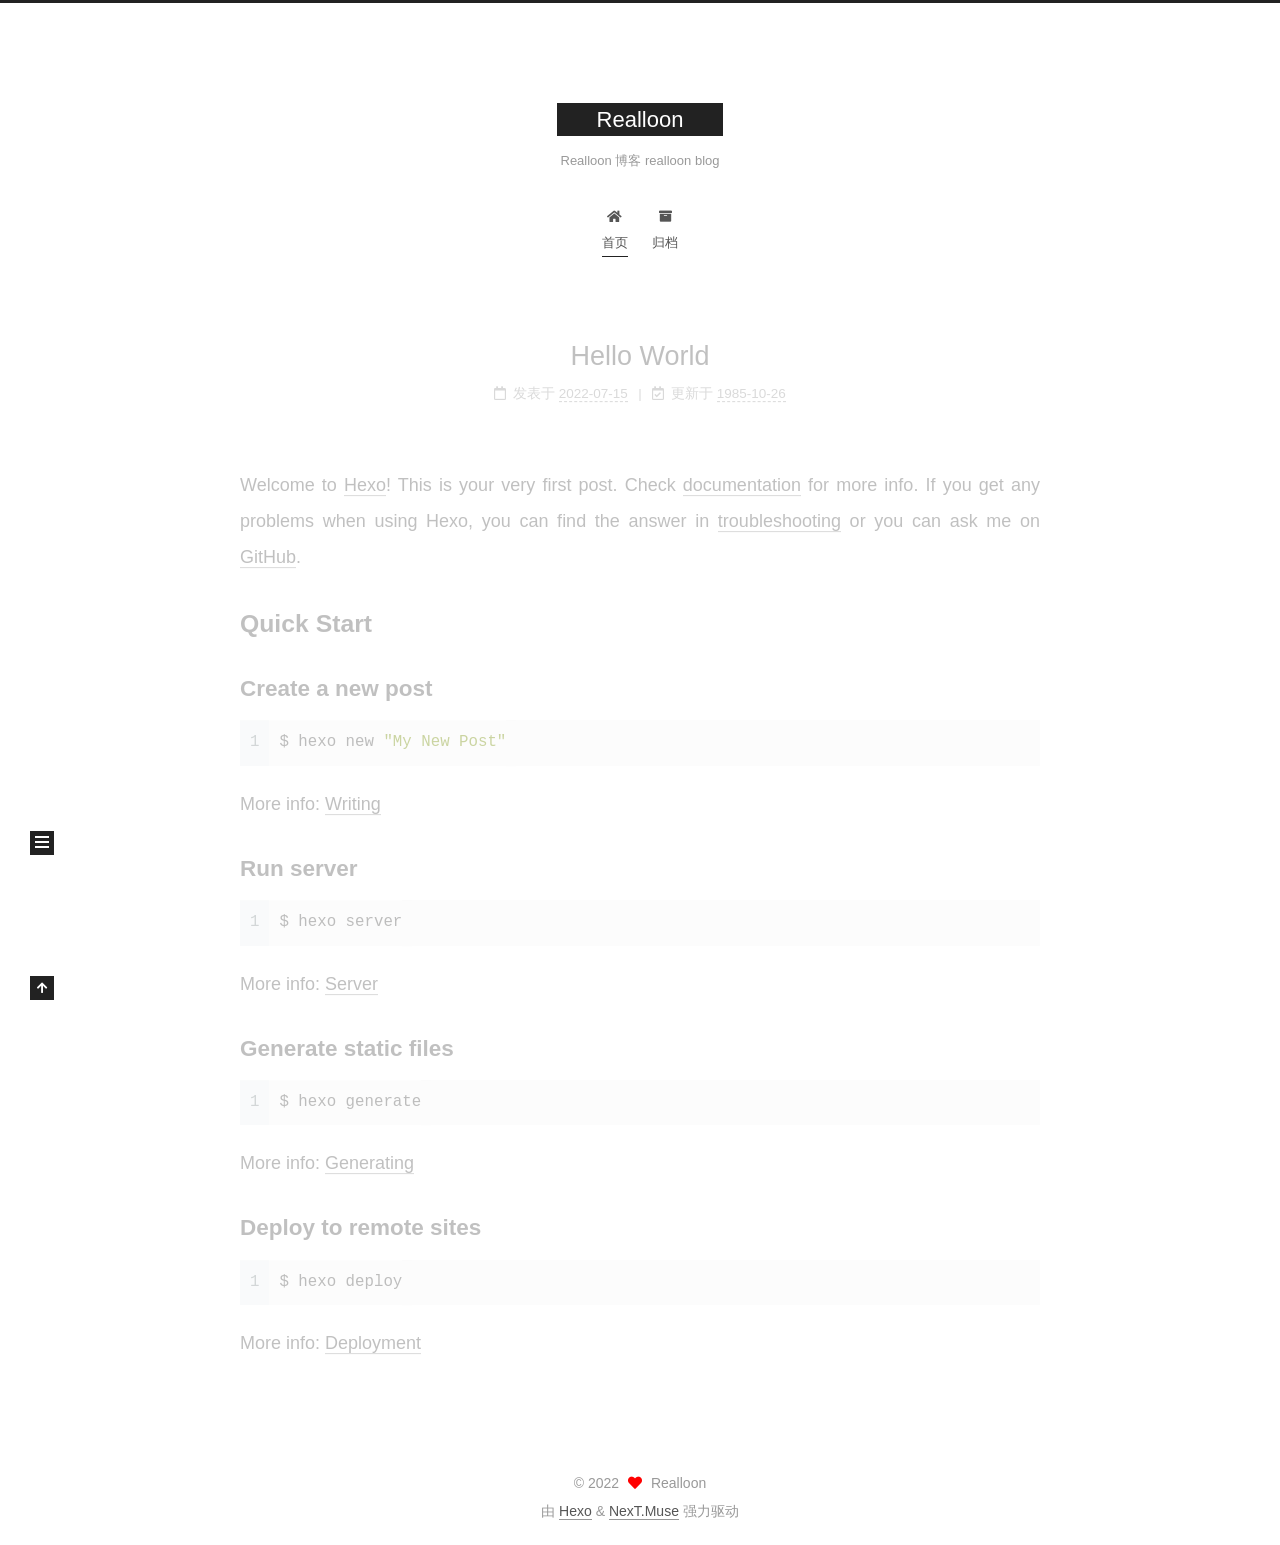
<file: index.html>
<!DOCTYPE html>
<html lang="zh-CN">
<head>
  <meta charset="UTF-8">
<meta name="viewport" content="width=device-width, initial-scale=1, maximum-scale=2">
<meta name="theme-color" content="#222">
<meta name="generator" content="Hexo 5.4.2">
  <link rel="apple-touch-icon" sizes="180x180" href="/images/apple-touch-icon-next.png">
  <link rel="icon" type="image/png" sizes="32x32" href="/images/favicon-32x32-next.png">
  <link rel="icon" type="image/png" sizes="16x16" href="/images/favicon-16x16-next.png">
  <link rel="mask-icon" href="/images/logo.svg" color="#222">

<link rel="stylesheet" href="/css/main.css">


<link rel="stylesheet" href="/lib/font-awesome/css/all.min.css">

<script id="hexo-configurations">
    var NexT = window.NexT || {};
    var CONFIG = {"hostname":"realloon.github.io","root":"/","scheme":"Muse","version":"7.8.0","exturl":false,"sidebar":{"position":"left","display":"post","padding":18,"offset":12,"onmobile":false},"copycode":{"enable":false,"show_result":false,"style":null},"back2top":{"enable":true,"sidebar":false,"scrollpercent":false},"bookmark":{"enable":false,"color":"#222","save":"auto"},"fancybox":false,"mediumzoom":false,"lazyload":false,"pangu":false,"comments":{"style":"tabs","active":null,"storage":true,"lazyload":false,"nav":null},"algolia":{"hits":{"per_page":10},"labels":{"input_placeholder":"Search for Posts","hits_empty":"We didn't find any results for the search: ${query}","hits_stats":"${hits} results found in ${time} ms"}},"localsearch":{"enable":false,"trigger":"auto","top_n_per_article":1,"unescape":false,"preload":false},"motion":{"enable":true,"async":false,"transition":{"post_block":"fadeIn","post_header":"slideDownIn","post_body":"slideDownIn","coll_header":"slideLeftIn","sidebar":"slideUpIn"}}};
  </script>

  <meta name="description" content="Realloon&#39;s blog">
<meta property="og:type" content="website">
<meta property="og:title" content="Realloon">
<meta property="og:url" content="http://realloon.github.io/index.html">
<meta property="og:site_name" content="Realloon">
<meta property="og:description" content="Realloon&#39;s blog">
<meta property="og:locale" content="zh_CN">
<meta property="article:author" content="Realloon">
<meta property="article:tag" content="Realloon realloon blog">
<meta name="twitter:card" content="summary">

<link rel="canonical" href="http://realloon.github.io/">


<script id="page-configurations">
  // https://hexo.io/docs/variables.html
  CONFIG.page = {
    sidebar: "",
    isHome : true,
    isPost : false,
    lang   : 'zh-CN'
  };
</script>

  <title>Realloon</title>
  






  <noscript>
  <style>
  .use-motion .brand,
  .use-motion .menu-item,
  .sidebar-inner,
  .use-motion .post-block,
  .use-motion .pagination,
  .use-motion .comments,
  .use-motion .post-header,
  .use-motion .post-body,
  .use-motion .collection-header { opacity: initial; }

  .use-motion .site-title,
  .use-motion .site-subtitle {
    opacity: initial;
    top: initial;
  }

  .use-motion .logo-line-before i { left: initial; }
  .use-motion .logo-line-after i { right: initial; }
  </style>
</noscript>

</head>

<body itemscope itemtype="http://schema.org/WebPage">
  <div class="container use-motion">
    <div class="headband"></div>

    <header class="header" itemscope itemtype="http://schema.org/WPHeader">
      <div class="header-inner"><div class="site-brand-container">
  <div class="site-nav-toggle">
    <div class="toggle" aria-label="切换导航栏">
      <span class="toggle-line toggle-line-first"></span>
      <span class="toggle-line toggle-line-middle"></span>
      <span class="toggle-line toggle-line-last"></span>
    </div>
  </div>

  <div class="site-meta">

    <a href="/" class="brand" rel="start">
      <span class="logo-line-before"><i></i></span>
      <h1 class="site-title">Realloon</h1>
      <span class="logo-line-after"><i></i></span>
    </a>
      <p class="site-subtitle" itemprop="description">Realloon 博客 realloon blog</p>
  </div>

  <div class="site-nav-right">
    <div class="toggle popup-trigger">
    </div>
  </div>
</div>




<nav class="site-nav">
  <ul id="menu" class="main-menu menu">
        <li class="menu-item menu-item-home">

    <a href="/" rel="section"><i class="fa fa-home fa-fw"></i>首页</a>

  </li>
        <li class="menu-item menu-item-archives">

    <a href="/archives/" rel="section"><i class="fa fa-archive fa-fw"></i>归档</a>

  </li>
  </ul>
</nav>




</div>
    </header>

    
  <div class="back-to-top">
    <i class="fa fa-arrow-up"></i>
    <span>0%</span>
  </div>


    <main class="main">
      <div class="main-inner">
        <div class="content-wrap">
          

          <div class="content index posts-expand">
            
      
  
  
  <article itemscope itemtype="http://schema.org/Article" class="post-block" lang="zh-CN">
    <link itemprop="mainEntityOfPage" href="http://realloon.github.io/2022/07/15/hello-world/">

    <span hidden itemprop="author" itemscope itemtype="http://schema.org/Person">
      <meta itemprop="image" content="/images/avatar.gif">
      <meta itemprop="name" content="Realloon">
      <meta itemprop="description" content="Realloon's blog">
    </span>

    <span hidden itemprop="publisher" itemscope itemtype="http://schema.org/Organization">
      <meta itemprop="name" content="Realloon">
    </span>
      <header class="post-header">
        <h2 class="post-title" itemprop="name headline">
          
            <a href="/2022/07/15/hello-world/" class="post-title-link" itemprop="url">Hello World</a>
        </h2>

        <div class="post-meta">
            <span class="post-meta-item">
              <span class="post-meta-item-icon">
                <i class="far fa-calendar"></i>
              </span>
              <span class="post-meta-item-text">发表于</span>

              <time title="创建时间：2022-07-15 01:52:15" itemprop="dateCreated datePublished" datetime="2022-07-15T01:52:15+08:00">2022-07-15</time>
            </span>
              <span class="post-meta-item">
                <span class="post-meta-item-icon">
                  <i class="far fa-calendar-check"></i>
                </span>
                <span class="post-meta-item-text">更新于</span>
                <time title="修改时间：1985-10-26 16:15:00" itemprop="dateModified" datetime="1985-10-26T16:15:00+08:00">1985-10-26</time>
              </span>

          

        </div>
      </header>

    
    
    
    <div class="post-body" itemprop="articleBody">

      
          <p>Welcome to <a target="_blank" rel="noopener" href="https://hexo.io/">Hexo</a>! This is your very first post. Check <a target="_blank" rel="noopener" href="https://hexo.io/docs/">documentation</a> for more info. If you get any problems when using Hexo, you can find the answer in <a target="_blank" rel="noopener" href="https://hexo.io/docs/troubleshooting.html">troubleshooting</a> or you can ask me on <a target="_blank" rel="noopener" href="https://github.com/hexojs/hexo/issues">GitHub</a>.</p>
<h2 id="Quick-Start"><a href="#Quick-Start" class="headerlink" title="Quick Start"></a>Quick Start</h2><h3 id="Create-a-new-post"><a href="#Create-a-new-post" class="headerlink" title="Create a new post"></a>Create a new post</h3><figure class="highlight bash"><table><tr><td class="gutter"><pre><span class="line">1</span><br></pre></td><td class="code"><pre><span class="line">$ hexo new <span class="string">&quot;My New Post&quot;</span></span><br></pre></td></tr></table></figure>

<p>More info: <a target="_blank" rel="noopener" href="https://hexo.io/docs/writing.html">Writing</a></p>
<h3 id="Run-server"><a href="#Run-server" class="headerlink" title="Run server"></a>Run server</h3><figure class="highlight bash"><table><tr><td class="gutter"><pre><span class="line">1</span><br></pre></td><td class="code"><pre><span class="line">$ hexo server</span><br></pre></td></tr></table></figure>

<p>More info: <a target="_blank" rel="noopener" href="https://hexo.io/docs/server.html">Server</a></p>
<h3 id="Generate-static-files"><a href="#Generate-static-files" class="headerlink" title="Generate static files"></a>Generate static files</h3><figure class="highlight bash"><table><tr><td class="gutter"><pre><span class="line">1</span><br></pre></td><td class="code"><pre><span class="line">$ hexo generate</span><br></pre></td></tr></table></figure>

<p>More info: <a target="_blank" rel="noopener" href="https://hexo.io/docs/generating.html">Generating</a></p>
<h3 id="Deploy-to-remote-sites"><a href="#Deploy-to-remote-sites" class="headerlink" title="Deploy to remote sites"></a>Deploy to remote sites</h3><figure class="highlight bash"><table><tr><td class="gutter"><pre><span class="line">1</span><br></pre></td><td class="code"><pre><span class="line">$ hexo deploy</span><br></pre></td></tr></table></figure>

<p>More info: <a target="_blank" rel="noopener" href="https://hexo.io/docs/one-command-deployment.html">Deployment</a></p>

      
    </div>

    
    
    
      <footer class="post-footer">
        <div class="post-eof"></div>
      </footer>
  </article>
  
  
  


  



          </div>
          

<script>
  window.addEventListener('tabs:register', () => {
    let { activeClass } = CONFIG.comments;
    if (CONFIG.comments.storage) {
      activeClass = localStorage.getItem('comments_active') || activeClass;
    }
    if (activeClass) {
      let activeTab = document.querySelector(`a[href="#comment-${activeClass}"]`);
      if (activeTab) {
        activeTab.click();
      }
    }
  });
  if (CONFIG.comments.storage) {
    window.addEventListener('tabs:click', event => {
      if (!event.target.matches('.tabs-comment .tab-content .tab-pane')) return;
      let commentClass = event.target.classList[1];
      localStorage.setItem('comments_active', commentClass);
    });
  }
</script>

        </div>
          
  
  <div class="toggle sidebar-toggle">
    <span class="toggle-line toggle-line-first"></span>
    <span class="toggle-line toggle-line-middle"></span>
    <span class="toggle-line toggle-line-last"></span>
  </div>

  <aside class="sidebar">
    <div class="sidebar-inner">

      <ul class="sidebar-nav motion-element">
        <li class="sidebar-nav-toc">
          文章目录
        </li>
        <li class="sidebar-nav-overview">
          站点概览
        </li>
      </ul>

      <!--noindex-->
      <div class="post-toc-wrap sidebar-panel">
      </div>
      <!--/noindex-->

      <div class="site-overview-wrap sidebar-panel">
        <div class="site-author motion-element" itemprop="author" itemscope itemtype="http://schema.org/Person">
  <p class="site-author-name" itemprop="name">Realloon</p>
  <div class="site-description" itemprop="description">Realloon's blog</div>
</div>
<div class="site-state-wrap motion-element">
  <nav class="site-state">
      <div class="site-state-item site-state-posts">
          <a href="/archives/">
        
          <span class="site-state-item-count">1</span>
          <span class="site-state-item-name">日志</span>
        </a>
      </div>
  </nav>
</div>



      </div>

    </div>
  </aside>
  <div id="sidebar-dimmer"></div>


      </div>
    </main>

    <footer class="footer">
      <div class="footer-inner">
        

        

<div class="copyright">
  
  &copy; 
  <span itemprop="copyrightYear">2022</span>
  <span class="with-love">
    <i class="fa fa-heart"></i>
  </span>
  <span class="author" itemprop="copyrightHolder">Realloon</span>
</div>
  <div class="powered-by">由 <a href="https://hexo.io/" class="theme-link" rel="noopener" target="_blank">Hexo</a> & <a href="https://muse.theme-next.org/" class="theme-link" rel="noopener" target="_blank">NexT.Muse</a> 强力驱动
  </div>

        








      </div>
    </footer>
  </div>

  
  <script src="/lib/anime.min.js"></script>
  <script src="/lib/velocity/velocity.min.js"></script>
  <script src="/lib/velocity/velocity.ui.min.js"></script>

<script src="/js/utils.js"></script>

<script src="/js/motion.js"></script>


<script src="/js/schemes/muse.js"></script>


<script src="/js/next-boot.js"></script>




  















  

  

</body>
</html>
</file>
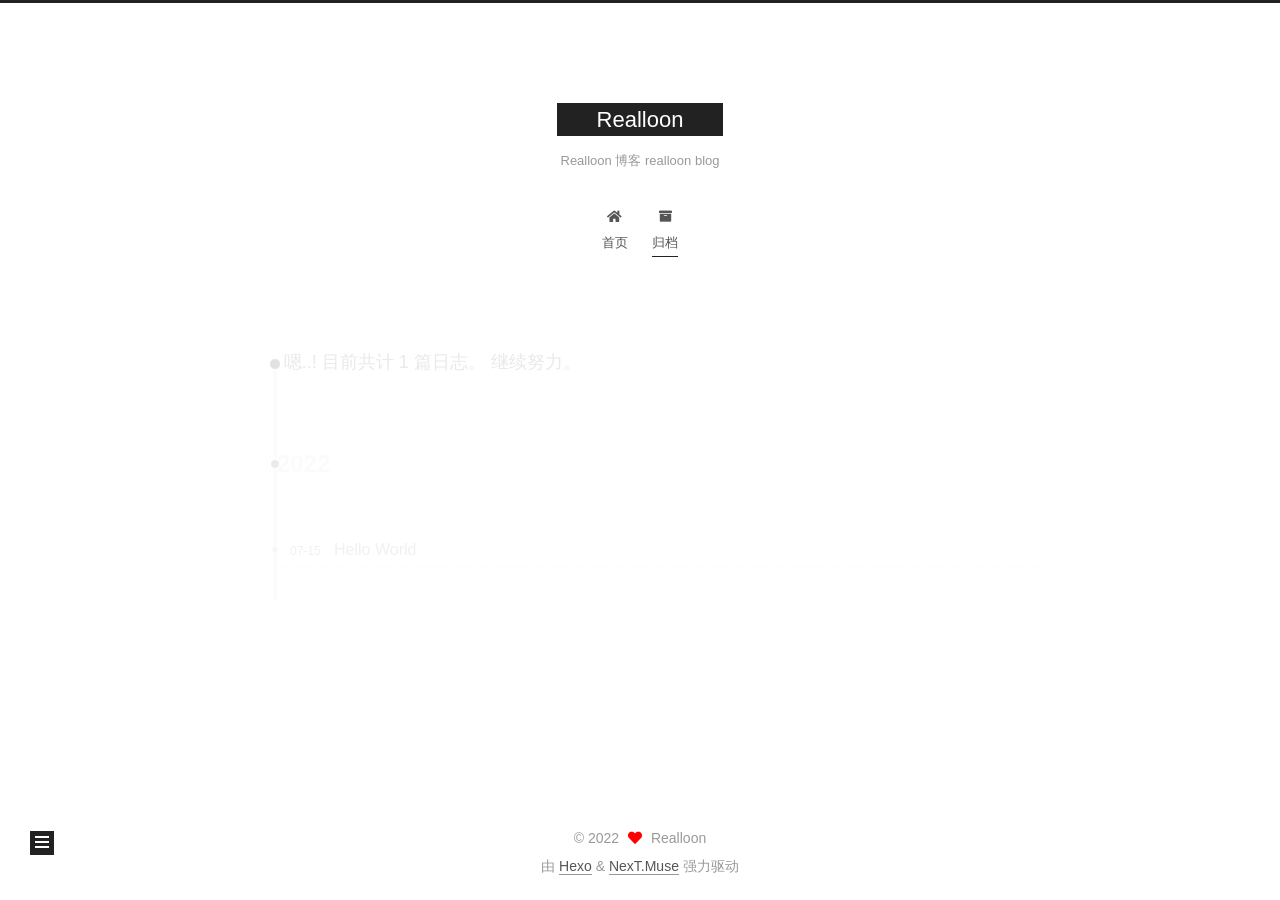
<file: archives/index.html>
<!DOCTYPE html>
<html lang="zh-CN">
<head>
  <meta charset="UTF-8">
<meta name="viewport" content="width=device-width, initial-scale=1, maximum-scale=2">
<meta name="theme-color" content="#222">
<meta name="generator" content="Hexo 5.4.2">
  <link rel="apple-touch-icon" sizes="180x180" href="/images/apple-touch-icon-next.png">
  <link rel="icon" type="image/png" sizes="32x32" href="/images/favicon-32x32-next.png">
  <link rel="icon" type="image/png" sizes="16x16" href="/images/favicon-16x16-next.png">
  <link rel="mask-icon" href="/images/logo.svg" color="#222">

<link rel="stylesheet" href="/css/main.css">


<link rel="stylesheet" href="/lib/font-awesome/css/all.min.css">

<script id="hexo-configurations">
    var NexT = window.NexT || {};
    var CONFIG = {"hostname":"realloon.github.io","root":"/","scheme":"Muse","version":"7.8.0","exturl":false,"sidebar":{"position":"left","display":"post","padding":18,"offset":12,"onmobile":false},"copycode":{"enable":false,"show_result":false,"style":null},"back2top":{"enable":true,"sidebar":false,"scrollpercent":false},"bookmark":{"enable":false,"color":"#222","save":"auto"},"fancybox":false,"mediumzoom":false,"lazyload":false,"pangu":false,"comments":{"style":"tabs","active":null,"storage":true,"lazyload":false,"nav":null},"algolia":{"hits":{"per_page":10},"labels":{"input_placeholder":"Search for Posts","hits_empty":"We didn't find any results for the search: ${query}","hits_stats":"${hits} results found in ${time} ms"}},"localsearch":{"enable":false,"trigger":"auto","top_n_per_article":1,"unescape":false,"preload":false},"motion":{"enable":true,"async":false,"transition":{"post_block":"fadeIn","post_header":"slideDownIn","post_body":"slideDownIn","coll_header":"slideLeftIn","sidebar":"slideUpIn"}}};
  </script>

  <meta name="description" content="Realloon&#39;s blog">
<meta property="og:type" content="website">
<meta property="og:title" content="Realloon">
<meta property="og:url" content="http://realloon.github.io/archives/index.html">
<meta property="og:site_name" content="Realloon">
<meta property="og:description" content="Realloon&#39;s blog">
<meta property="og:locale" content="zh_CN">
<meta property="article:author" content="Realloon">
<meta property="article:tag" content="Realloon realloon blog">
<meta name="twitter:card" content="summary">

<link rel="canonical" href="http://realloon.github.io/archives/">


<script id="page-configurations">
  // https://hexo.io/docs/variables.html
  CONFIG.page = {
    sidebar: "",
    isHome : false,
    isPost : false,
    lang   : 'zh-CN'
  };
</script>

  <title>归档 | Realloon</title>
  






  <noscript>
  <style>
  .use-motion .brand,
  .use-motion .menu-item,
  .sidebar-inner,
  .use-motion .post-block,
  .use-motion .pagination,
  .use-motion .comments,
  .use-motion .post-header,
  .use-motion .post-body,
  .use-motion .collection-header { opacity: initial; }

  .use-motion .site-title,
  .use-motion .site-subtitle {
    opacity: initial;
    top: initial;
  }

  .use-motion .logo-line-before i { left: initial; }
  .use-motion .logo-line-after i { right: initial; }
  </style>
</noscript>

</head>

<body itemscope itemtype="http://schema.org/WebPage">
  <div class="container use-motion">
    <div class="headband"></div>

    <header class="header" itemscope itemtype="http://schema.org/WPHeader">
      <div class="header-inner"><div class="site-brand-container">
  <div class="site-nav-toggle">
    <div class="toggle" aria-label="切换导航栏">
      <span class="toggle-line toggle-line-first"></span>
      <span class="toggle-line toggle-line-middle"></span>
      <span class="toggle-line toggle-line-last"></span>
    </div>
  </div>

  <div class="site-meta">

    <a href="/" class="brand" rel="start">
      <span class="logo-line-before"><i></i></span>
      <h1 class="site-title">Realloon</h1>
      <span class="logo-line-after"><i></i></span>
    </a>
      <p class="site-subtitle" itemprop="description">Realloon 博客 realloon blog</p>
  </div>

  <div class="site-nav-right">
    <div class="toggle popup-trigger">
    </div>
  </div>
</div>




<nav class="site-nav">
  <ul id="menu" class="main-menu menu">
        <li class="menu-item menu-item-home">

    <a href="/" rel="section"><i class="fa fa-home fa-fw"></i>首页</a>

  </li>
        <li class="menu-item menu-item-archives">

    <a href="/archives/" rel="section"><i class="fa fa-archive fa-fw"></i>归档</a>

  </li>
  </ul>
</nav>




</div>
    </header>

    
  <div class="back-to-top">
    <i class="fa fa-arrow-up"></i>
    <span>0%</span>
  </div>


    <main class="main">
      <div class="main-inner">
        <div class="content-wrap">
          

          <div class="content archive">
            

  
  
  
  <div class="post-block">
    <div class="posts-collapse">
      <div class="collection-title">
        <span class="collection-header">嗯..! 目前共计 1 篇日志。 继续努力。</span>
      </div>

      
    <div class="collection-year">
      <span class="collection-header">2022</span>
    </div>

  <article itemscope itemtype="http://schema.org/Article">
    <header class="post-header">

      <div class="post-meta">
        <time itemprop="dateCreated"
              datetime="2022-07-15T01:52:15+08:00"
              content="2022-07-15">
          07-15
        </time>
      </div>

      <div class="post-title">
          <a class="post-title-link" href="/2022/07/15/hello-world/" itemprop="url">
            <span itemprop="name">Hello World</span>
          </a>
      </div>

    </header>
  </article>


    </div>
  </div>
  
  
  

  



          </div>
          

<script>
  window.addEventListener('tabs:register', () => {
    let { activeClass } = CONFIG.comments;
    if (CONFIG.comments.storage) {
      activeClass = localStorage.getItem('comments_active') || activeClass;
    }
    if (activeClass) {
      let activeTab = document.querySelector(`a[href="#comment-${activeClass}"]`);
      if (activeTab) {
        activeTab.click();
      }
    }
  });
  if (CONFIG.comments.storage) {
    window.addEventListener('tabs:click', event => {
      if (!event.target.matches('.tabs-comment .tab-content .tab-pane')) return;
      let commentClass = event.target.classList[1];
      localStorage.setItem('comments_active', commentClass);
    });
  }
</script>

        </div>
          
  
  <div class="toggle sidebar-toggle">
    <span class="toggle-line toggle-line-first"></span>
    <span class="toggle-line toggle-line-middle"></span>
    <span class="toggle-line toggle-line-last"></span>
  </div>

  <aside class="sidebar">
    <div class="sidebar-inner">

      <ul class="sidebar-nav motion-element">
        <li class="sidebar-nav-toc">
          文章目录
        </li>
        <li class="sidebar-nav-overview">
          站点概览
        </li>
      </ul>

      <!--noindex-->
      <div class="post-toc-wrap sidebar-panel">
      </div>
      <!--/noindex-->

      <div class="site-overview-wrap sidebar-panel">
        <div class="site-author motion-element" itemprop="author" itemscope itemtype="http://schema.org/Person">
  <p class="site-author-name" itemprop="name">Realloon</p>
  <div class="site-description" itemprop="description">Realloon's blog</div>
</div>
<div class="site-state-wrap motion-element">
  <nav class="site-state">
      <div class="site-state-item site-state-posts">
          <a href="/archives/">
        
          <span class="site-state-item-count">1</span>
          <span class="site-state-item-name">日志</span>
        </a>
      </div>
  </nav>
</div>



      </div>

    </div>
  </aside>
  <div id="sidebar-dimmer"></div>


      </div>
    </main>

    <footer class="footer">
      <div class="footer-inner">
        

        

<div class="copyright">
  
  &copy; 
  <span itemprop="copyrightYear">2022</span>
  <span class="with-love">
    <i class="fa fa-heart"></i>
  </span>
  <span class="author" itemprop="copyrightHolder">Realloon</span>
</div>
  <div class="powered-by">由 <a href="https://hexo.io/" class="theme-link" rel="noopener" target="_blank">Hexo</a> & <a href="https://muse.theme-next.org/" class="theme-link" rel="noopener" target="_blank">NexT.Muse</a> 强力驱动
  </div>

        








      </div>
    </footer>
  </div>

  
  <script src="/lib/anime.min.js"></script>
  <script src="/lib/velocity/velocity.min.js"></script>
  <script src="/lib/velocity/velocity.ui.min.js"></script>

<script src="/js/utils.js"></script>

<script src="/js/motion.js"></script>


<script src="/js/schemes/muse.js"></script>


<script src="/js/next-boot.js"></script>




  















  

  

</body>
</html>
</file>
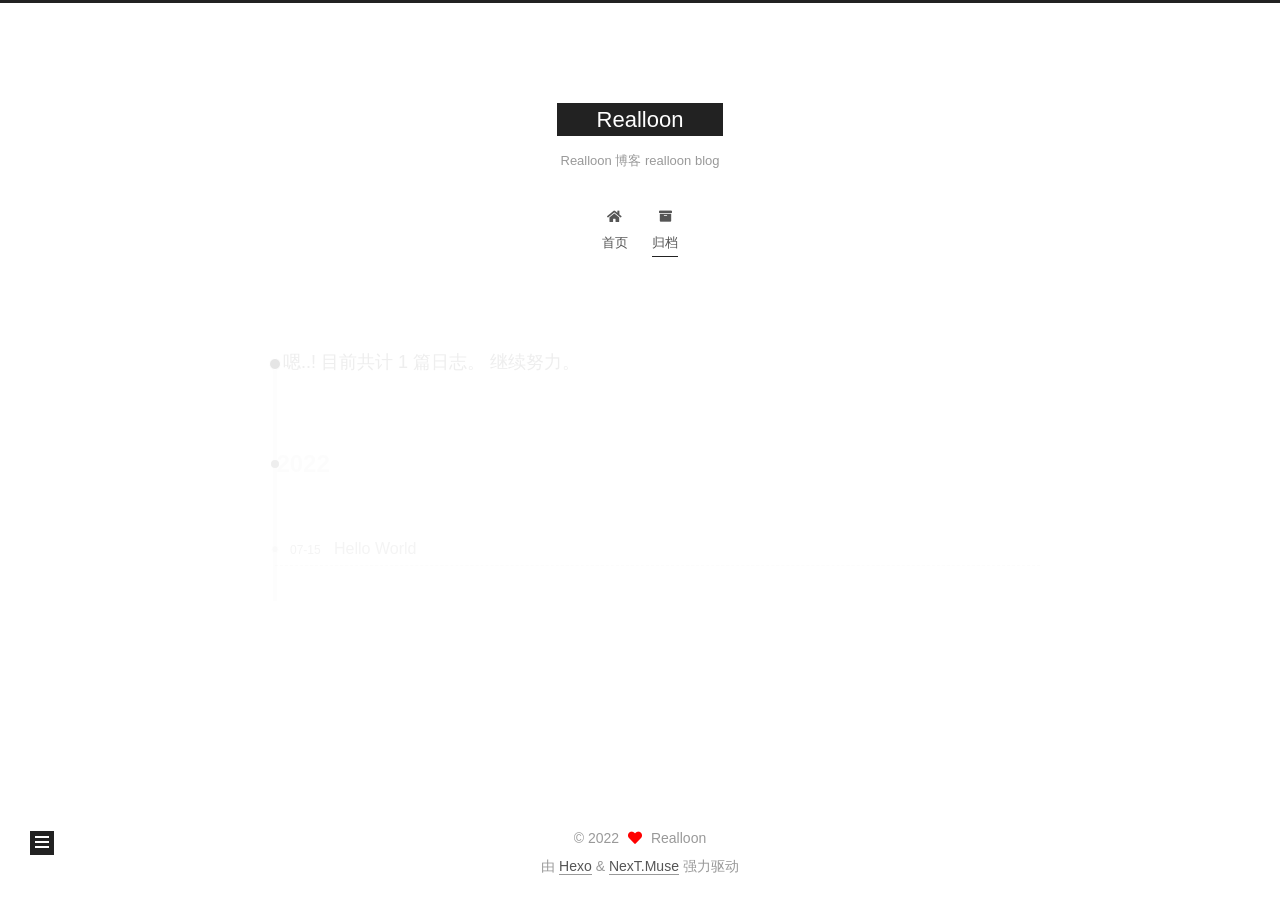
<file: archives/2022/index.html>
<!DOCTYPE html>
<html lang="zh-CN">
<head>
  <meta charset="UTF-8">
<meta name="viewport" content="width=device-width, initial-scale=1, maximum-scale=2">
<meta name="theme-color" content="#222">
<meta name="generator" content="Hexo 5.4.2">
  <link rel="apple-touch-icon" sizes="180x180" href="/images/apple-touch-icon-next.png">
  <link rel="icon" type="image/png" sizes="32x32" href="/images/favicon-32x32-next.png">
  <link rel="icon" type="image/png" sizes="16x16" href="/images/favicon-16x16-next.png">
  <link rel="mask-icon" href="/images/logo.svg" color="#222">

<link rel="stylesheet" href="/css/main.css">


<link rel="stylesheet" href="/lib/font-awesome/css/all.min.css">

<script id="hexo-configurations">
    var NexT = window.NexT || {};
    var CONFIG = {"hostname":"realloon.github.io","root":"/","scheme":"Muse","version":"7.8.0","exturl":false,"sidebar":{"position":"left","display":"post","padding":18,"offset":12,"onmobile":false},"copycode":{"enable":false,"show_result":false,"style":null},"back2top":{"enable":true,"sidebar":false,"scrollpercent":false},"bookmark":{"enable":false,"color":"#222","save":"auto"},"fancybox":false,"mediumzoom":false,"lazyload":false,"pangu":false,"comments":{"style":"tabs","active":null,"storage":true,"lazyload":false,"nav":null},"algolia":{"hits":{"per_page":10},"labels":{"input_placeholder":"Search for Posts","hits_empty":"We didn't find any results for the search: ${query}","hits_stats":"${hits} results found in ${time} ms"}},"localsearch":{"enable":false,"trigger":"auto","top_n_per_article":1,"unescape":false,"preload":false},"motion":{"enable":true,"async":false,"transition":{"post_block":"fadeIn","post_header":"slideDownIn","post_body":"slideDownIn","coll_header":"slideLeftIn","sidebar":"slideUpIn"}}};
  </script>

  <meta name="description" content="Realloon&#39;s blog">
<meta property="og:type" content="website">
<meta property="og:title" content="Realloon">
<meta property="og:url" content="http://realloon.github.io/archives/2022/index.html">
<meta property="og:site_name" content="Realloon">
<meta property="og:description" content="Realloon&#39;s blog">
<meta property="og:locale" content="zh_CN">
<meta property="article:author" content="Realloon">
<meta property="article:tag" content="Realloon realloon blog">
<meta name="twitter:card" content="summary">

<link rel="canonical" href="http://realloon.github.io/archives/2022/">


<script id="page-configurations">
  // https://hexo.io/docs/variables.html
  CONFIG.page = {
    sidebar: "",
    isHome : false,
    isPost : false,
    lang   : 'zh-CN'
  };
</script>

  <title>归档 | Realloon</title>
  






  <noscript>
  <style>
  .use-motion .brand,
  .use-motion .menu-item,
  .sidebar-inner,
  .use-motion .post-block,
  .use-motion .pagination,
  .use-motion .comments,
  .use-motion .post-header,
  .use-motion .post-body,
  .use-motion .collection-header { opacity: initial; }

  .use-motion .site-title,
  .use-motion .site-subtitle {
    opacity: initial;
    top: initial;
  }

  .use-motion .logo-line-before i { left: initial; }
  .use-motion .logo-line-after i { right: initial; }
  </style>
</noscript>

</head>

<body itemscope itemtype="http://schema.org/WebPage">
  <div class="container use-motion">
    <div class="headband"></div>

    <header class="header" itemscope itemtype="http://schema.org/WPHeader">
      <div class="header-inner"><div class="site-brand-container">
  <div class="site-nav-toggle">
    <div class="toggle" aria-label="切换导航栏">
      <span class="toggle-line toggle-line-first"></span>
      <span class="toggle-line toggle-line-middle"></span>
      <span class="toggle-line toggle-line-last"></span>
    </div>
  </div>

  <div class="site-meta">

    <a href="/" class="brand" rel="start">
      <span class="logo-line-before"><i></i></span>
      <h1 class="site-title">Realloon</h1>
      <span class="logo-line-after"><i></i></span>
    </a>
      <p class="site-subtitle" itemprop="description">Realloon 博客 realloon blog</p>
  </div>

  <div class="site-nav-right">
    <div class="toggle popup-trigger">
    </div>
  </div>
</div>




<nav class="site-nav">
  <ul id="menu" class="main-menu menu">
        <li class="menu-item menu-item-home">

    <a href="/" rel="section"><i class="fa fa-home fa-fw"></i>首页</a>

  </li>
        <li class="menu-item menu-item-archives">

    <a href="/archives/" rel="section"><i class="fa fa-archive fa-fw"></i>归档</a>

  </li>
  </ul>
</nav>




</div>
    </header>

    
  <div class="back-to-top">
    <i class="fa fa-arrow-up"></i>
    <span>0%</span>
  </div>


    <main class="main">
      <div class="main-inner">
        <div class="content-wrap">
          

          <div class="content archive">
            

  
  
  
  <div class="post-block">
    <div class="posts-collapse">
      <div class="collection-title">
        <span class="collection-header">嗯..! 目前共计 1 篇日志。 继续努力。</span>
      </div>

      
    <div class="collection-year">
      <span class="collection-header">2022</span>
    </div>

  <article itemscope itemtype="http://schema.org/Article">
    <header class="post-header">

      <div class="post-meta">
        <time itemprop="dateCreated"
              datetime="2022-07-15T01:52:15+08:00"
              content="2022-07-15">
          07-15
        </time>
      </div>

      <div class="post-title">
          <a class="post-title-link" href="/2022/07/15/hello-world/" itemprop="url">
            <span itemprop="name">Hello World</span>
          </a>
      </div>

    </header>
  </article>


    </div>
  </div>
  
  
  

  



          </div>
          

<script>
  window.addEventListener('tabs:register', () => {
    let { activeClass } = CONFIG.comments;
    if (CONFIG.comments.storage) {
      activeClass = localStorage.getItem('comments_active') || activeClass;
    }
    if (activeClass) {
      let activeTab = document.querySelector(`a[href="#comment-${activeClass}"]`);
      if (activeTab) {
        activeTab.click();
      }
    }
  });
  if (CONFIG.comments.storage) {
    window.addEventListener('tabs:click', event => {
      if (!event.target.matches('.tabs-comment .tab-content .tab-pane')) return;
      let commentClass = event.target.classList[1];
      localStorage.setItem('comments_active', commentClass);
    });
  }
</script>

        </div>
          
  
  <div class="toggle sidebar-toggle">
    <span class="toggle-line toggle-line-first"></span>
    <span class="toggle-line toggle-line-middle"></span>
    <span class="toggle-line toggle-line-last"></span>
  </div>

  <aside class="sidebar">
    <div class="sidebar-inner">

      <ul class="sidebar-nav motion-element">
        <li class="sidebar-nav-toc">
          文章目录
        </li>
        <li class="sidebar-nav-overview">
          站点概览
        </li>
      </ul>

      <!--noindex-->
      <div class="post-toc-wrap sidebar-panel">
      </div>
      <!--/noindex-->

      <div class="site-overview-wrap sidebar-panel">
        <div class="site-author motion-element" itemprop="author" itemscope itemtype="http://schema.org/Person">
  <p class="site-author-name" itemprop="name">Realloon</p>
  <div class="site-description" itemprop="description">Realloon's blog</div>
</div>
<div class="site-state-wrap motion-element">
  <nav class="site-state">
      <div class="site-state-item site-state-posts">
          <a href="/archives/">
        
          <span class="site-state-item-count">1</span>
          <span class="site-state-item-name">日志</span>
        </a>
      </div>
  </nav>
</div>



      </div>

    </div>
  </aside>
  <div id="sidebar-dimmer"></div>


      </div>
    </main>

    <footer class="footer">
      <div class="footer-inner">
        

        

<div class="copyright">
  
  &copy; 
  <span itemprop="copyrightYear">2022</span>
  <span class="with-love">
    <i class="fa fa-heart"></i>
  </span>
  <span class="author" itemprop="copyrightHolder">Realloon</span>
</div>
  <div class="powered-by">由 <a href="https://hexo.io/" class="theme-link" rel="noopener" target="_blank">Hexo</a> & <a href="https://muse.theme-next.org/" class="theme-link" rel="noopener" target="_blank">NexT.Muse</a> 强力驱动
  </div>

        








      </div>
    </footer>
  </div>

  
  <script src="/lib/anime.min.js"></script>
  <script src="/lib/velocity/velocity.min.js"></script>
  <script src="/lib/velocity/velocity.ui.min.js"></script>

<script src="/js/utils.js"></script>

<script src="/js/motion.js"></script>


<script src="/js/schemes/muse.js"></script>


<script src="/js/next-boot.js"></script>




  















  

  

</body>
</html>
</file>
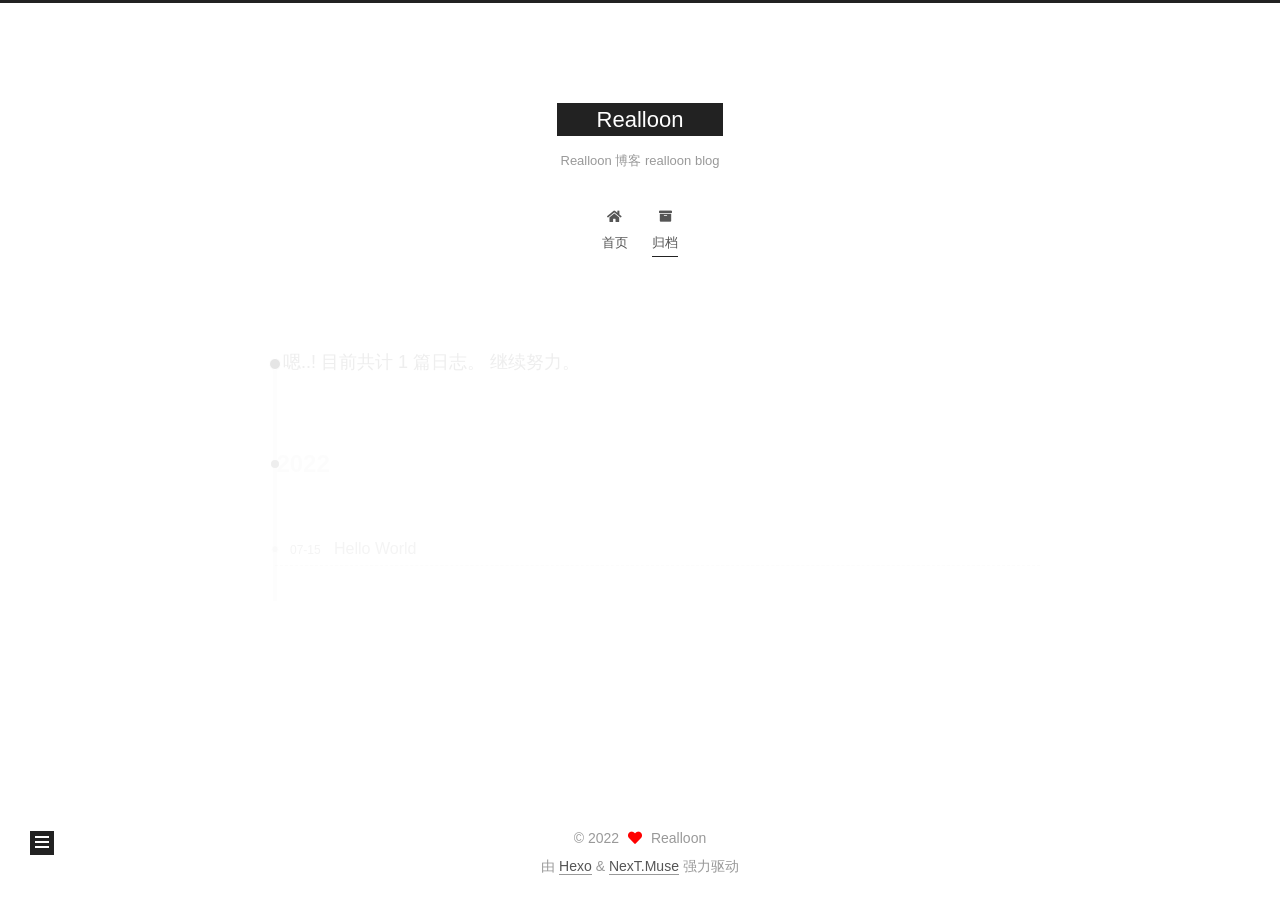
<file: archives/2022/07/index.html>
<!DOCTYPE html>
<html lang="zh-CN">
<head>
  <meta charset="UTF-8">
<meta name="viewport" content="width=device-width, initial-scale=1, maximum-scale=2">
<meta name="theme-color" content="#222">
<meta name="generator" content="Hexo 5.4.2">
  <link rel="apple-touch-icon" sizes="180x180" href="/images/apple-touch-icon-next.png">
  <link rel="icon" type="image/png" sizes="32x32" href="/images/favicon-32x32-next.png">
  <link rel="icon" type="image/png" sizes="16x16" href="/images/favicon-16x16-next.png">
  <link rel="mask-icon" href="/images/logo.svg" color="#222">

<link rel="stylesheet" href="/css/main.css">


<link rel="stylesheet" href="/lib/font-awesome/css/all.min.css">

<script id="hexo-configurations">
    var NexT = window.NexT || {};
    var CONFIG = {"hostname":"realloon.github.io","root":"/","scheme":"Muse","version":"7.8.0","exturl":false,"sidebar":{"position":"left","display":"post","padding":18,"offset":12,"onmobile":false},"copycode":{"enable":false,"show_result":false,"style":null},"back2top":{"enable":true,"sidebar":false,"scrollpercent":false},"bookmark":{"enable":false,"color":"#222","save":"auto"},"fancybox":false,"mediumzoom":false,"lazyload":false,"pangu":false,"comments":{"style":"tabs","active":null,"storage":true,"lazyload":false,"nav":null},"algolia":{"hits":{"per_page":10},"labels":{"input_placeholder":"Search for Posts","hits_empty":"We didn't find any results for the search: ${query}","hits_stats":"${hits} results found in ${time} ms"}},"localsearch":{"enable":false,"trigger":"auto","top_n_per_article":1,"unescape":false,"preload":false},"motion":{"enable":true,"async":false,"transition":{"post_block":"fadeIn","post_header":"slideDownIn","post_body":"slideDownIn","coll_header":"slideLeftIn","sidebar":"slideUpIn"}}};
  </script>

  <meta name="description" content="Realloon&#39;s blog">
<meta property="og:type" content="website">
<meta property="og:title" content="Realloon">
<meta property="og:url" content="http://realloon.github.io/archives/2022/07/index.html">
<meta property="og:site_name" content="Realloon">
<meta property="og:description" content="Realloon&#39;s blog">
<meta property="og:locale" content="zh_CN">
<meta property="article:author" content="Realloon">
<meta property="article:tag" content="Realloon realloon blog">
<meta name="twitter:card" content="summary">

<link rel="canonical" href="http://realloon.github.io/archives/2022/07/">


<script id="page-configurations">
  // https://hexo.io/docs/variables.html
  CONFIG.page = {
    sidebar: "",
    isHome : false,
    isPost : false,
    lang   : 'zh-CN'
  };
</script>

  <title>归档 | Realloon</title>
  






  <noscript>
  <style>
  .use-motion .brand,
  .use-motion .menu-item,
  .sidebar-inner,
  .use-motion .post-block,
  .use-motion .pagination,
  .use-motion .comments,
  .use-motion .post-header,
  .use-motion .post-body,
  .use-motion .collection-header { opacity: initial; }

  .use-motion .site-title,
  .use-motion .site-subtitle {
    opacity: initial;
    top: initial;
  }

  .use-motion .logo-line-before i { left: initial; }
  .use-motion .logo-line-after i { right: initial; }
  </style>
</noscript>

</head>

<body itemscope itemtype="http://schema.org/WebPage">
  <div class="container use-motion">
    <div class="headband"></div>

    <header class="header" itemscope itemtype="http://schema.org/WPHeader">
      <div class="header-inner"><div class="site-brand-container">
  <div class="site-nav-toggle">
    <div class="toggle" aria-label="切换导航栏">
      <span class="toggle-line toggle-line-first"></span>
      <span class="toggle-line toggle-line-middle"></span>
      <span class="toggle-line toggle-line-last"></span>
    </div>
  </div>

  <div class="site-meta">

    <a href="/" class="brand" rel="start">
      <span class="logo-line-before"><i></i></span>
      <h1 class="site-title">Realloon</h1>
      <span class="logo-line-after"><i></i></span>
    </a>
      <p class="site-subtitle" itemprop="description">Realloon 博客 realloon blog</p>
  </div>

  <div class="site-nav-right">
    <div class="toggle popup-trigger">
    </div>
  </div>
</div>




<nav class="site-nav">
  <ul id="menu" class="main-menu menu">
        <li class="menu-item menu-item-home">

    <a href="/" rel="section"><i class="fa fa-home fa-fw"></i>首页</a>

  </li>
        <li class="menu-item menu-item-archives">

    <a href="/archives/" rel="section"><i class="fa fa-archive fa-fw"></i>归档</a>

  </li>
  </ul>
</nav>




</div>
    </header>

    
  <div class="back-to-top">
    <i class="fa fa-arrow-up"></i>
    <span>0%</span>
  </div>


    <main class="main">
      <div class="main-inner">
        <div class="content-wrap">
          

          <div class="content archive">
            

  
  
  
  <div class="post-block">
    <div class="posts-collapse">
      <div class="collection-title">
        <span class="collection-header">嗯..! 目前共计 1 篇日志。 继续努力。</span>
      </div>

      
    <div class="collection-year">
      <span class="collection-header">2022</span>
    </div>

  <article itemscope itemtype="http://schema.org/Article">
    <header class="post-header">

      <div class="post-meta">
        <time itemprop="dateCreated"
              datetime="2022-07-15T01:52:15+08:00"
              content="2022-07-15">
          07-15
        </time>
      </div>

      <div class="post-title">
          <a class="post-title-link" href="/2022/07/15/hello-world/" itemprop="url">
            <span itemprop="name">Hello World</span>
          </a>
      </div>

    </header>
  </article>


    </div>
  </div>
  
  
  

  



          </div>
          

<script>
  window.addEventListener('tabs:register', () => {
    let { activeClass } = CONFIG.comments;
    if (CONFIG.comments.storage) {
      activeClass = localStorage.getItem('comments_active') || activeClass;
    }
    if (activeClass) {
      let activeTab = document.querySelector(`a[href="#comment-${activeClass}"]`);
      if (activeTab) {
        activeTab.click();
      }
    }
  });
  if (CONFIG.comments.storage) {
    window.addEventListener('tabs:click', event => {
      if (!event.target.matches('.tabs-comment .tab-content .tab-pane')) return;
      let commentClass = event.target.classList[1];
      localStorage.setItem('comments_active', commentClass);
    });
  }
</script>

        </div>
          
  
  <div class="toggle sidebar-toggle">
    <span class="toggle-line toggle-line-first"></span>
    <span class="toggle-line toggle-line-middle"></span>
    <span class="toggle-line toggle-line-last"></span>
  </div>

  <aside class="sidebar">
    <div class="sidebar-inner">

      <ul class="sidebar-nav motion-element">
        <li class="sidebar-nav-toc">
          文章目录
        </li>
        <li class="sidebar-nav-overview">
          站点概览
        </li>
      </ul>

      <!--noindex-->
      <div class="post-toc-wrap sidebar-panel">
      </div>
      <!--/noindex-->

      <div class="site-overview-wrap sidebar-panel">
        <div class="site-author motion-element" itemprop="author" itemscope itemtype="http://schema.org/Person">
  <p class="site-author-name" itemprop="name">Realloon</p>
  <div class="site-description" itemprop="description">Realloon's blog</div>
</div>
<div class="site-state-wrap motion-element">
  <nav class="site-state">
      <div class="site-state-item site-state-posts">
          <a href="/archives/">
        
          <span class="site-state-item-count">1</span>
          <span class="site-state-item-name">日志</span>
        </a>
      </div>
  </nav>
</div>



      </div>

    </div>
  </aside>
  <div id="sidebar-dimmer"></div>


      </div>
    </main>

    <footer class="footer">
      <div class="footer-inner">
        

        

<div class="copyright">
  
  &copy; 
  <span itemprop="copyrightYear">2022</span>
  <span class="with-love">
    <i class="fa fa-heart"></i>
  </span>
  <span class="author" itemprop="copyrightHolder">Realloon</span>
</div>
  <div class="powered-by">由 <a href="https://hexo.io/" class="theme-link" rel="noopener" target="_blank">Hexo</a> & <a href="https://muse.theme-next.org/" class="theme-link" rel="noopener" target="_blank">NexT.Muse</a> 强力驱动
  </div>

        








      </div>
    </footer>
  </div>

  
  <script src="/lib/anime.min.js"></script>
  <script src="/lib/velocity/velocity.min.js"></script>
  <script src="/lib/velocity/velocity.ui.min.js"></script>

<script src="/js/utils.js"></script>

<script src="/js/motion.js"></script>


<script src="/js/schemes/muse.js"></script>


<script src="/js/next-boot.js"></script>




  















  

  

</body>
</html>
</file>
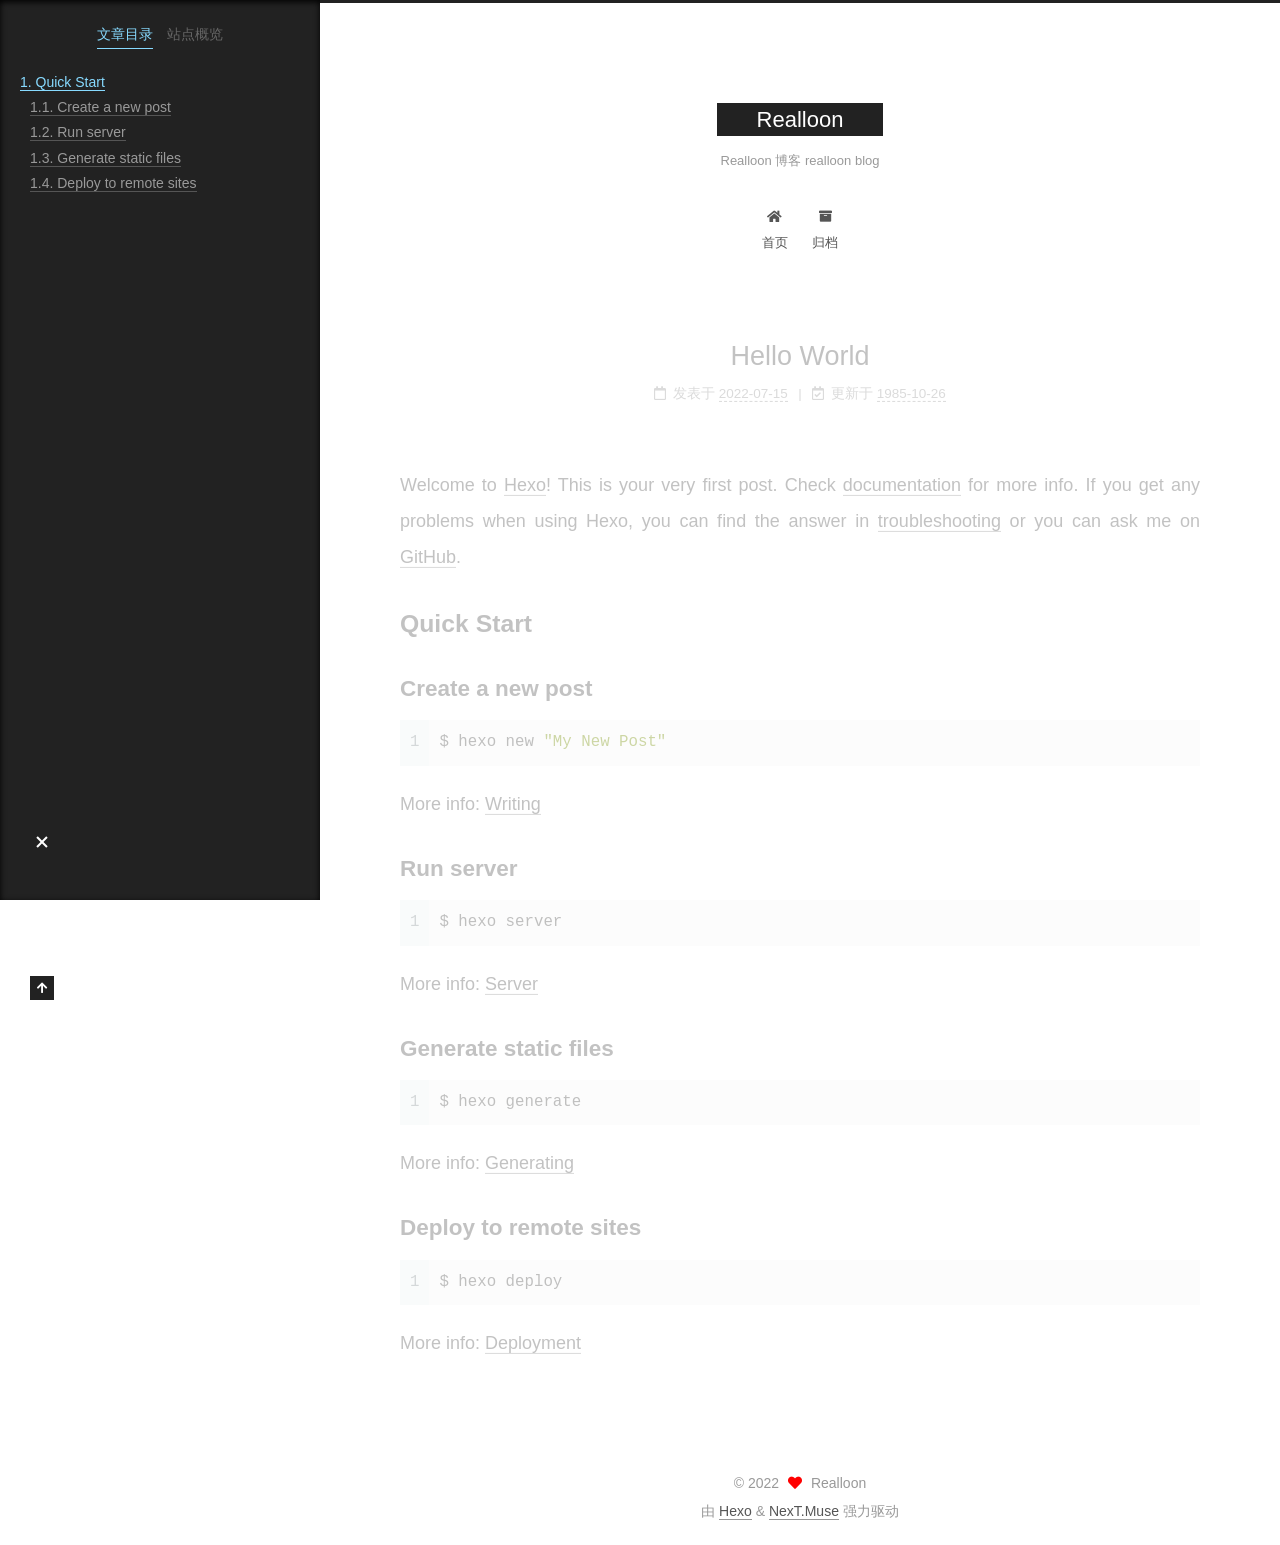
<file: 2022/07/15/hello-world/index.html>
<!DOCTYPE html>
<html lang="zh-CN">
<head>
  <meta charset="UTF-8">
<meta name="viewport" content="width=device-width, initial-scale=1, maximum-scale=2">
<meta name="theme-color" content="#222">
<meta name="generator" content="Hexo 5.4.2">
  <link rel="apple-touch-icon" sizes="180x180" href="/images/apple-touch-icon-next.png">
  <link rel="icon" type="image/png" sizes="32x32" href="/images/favicon-32x32-next.png">
  <link rel="icon" type="image/png" sizes="16x16" href="/images/favicon-16x16-next.png">
  <link rel="mask-icon" href="/images/logo.svg" color="#222">

<link rel="stylesheet" href="/css/main.css">


<link rel="stylesheet" href="/lib/font-awesome/css/all.min.css">

<script id="hexo-configurations">
    var NexT = window.NexT || {};
    var CONFIG = {"hostname":"realloon.github.io","root":"/","scheme":"Muse","version":"7.8.0","exturl":false,"sidebar":{"position":"left","display":"post","padding":18,"offset":12,"onmobile":false},"copycode":{"enable":false,"show_result":false,"style":null},"back2top":{"enable":true,"sidebar":false,"scrollpercent":false},"bookmark":{"enable":false,"color":"#222","save":"auto"},"fancybox":false,"mediumzoom":false,"lazyload":false,"pangu":false,"comments":{"style":"tabs","active":null,"storage":true,"lazyload":false,"nav":null},"algolia":{"hits":{"per_page":10},"labels":{"input_placeholder":"Search for Posts","hits_empty":"We didn't find any results for the search: ${query}","hits_stats":"${hits} results found in ${time} ms"}},"localsearch":{"enable":false,"trigger":"auto","top_n_per_article":1,"unescape":false,"preload":false},"motion":{"enable":true,"async":false,"transition":{"post_block":"fadeIn","post_header":"slideDownIn","post_body":"slideDownIn","coll_header":"slideLeftIn","sidebar":"slideUpIn"}}};
  </script>

  <meta name="description" content="Welcome to Hexo! This is your very first post. Check documentation for more info. If you get any problems when using Hexo, you can find the answer in troubleshooting or you can ask me on GitHub. Quick">
<meta property="og:type" content="article">
<meta property="og:title" content="Hello World">
<meta property="og:url" content="http://realloon.github.io/2022/07/15/hello-world/index.html">
<meta property="og:site_name" content="Realloon">
<meta property="og:description" content="Welcome to Hexo! This is your very first post. Check documentation for more info. If you get any problems when using Hexo, you can find the answer in troubleshooting or you can ask me on GitHub. Quick">
<meta property="og:locale" content="zh_CN">
<meta property="article:published_time" content="2022-07-14T17:52:15.421Z">
<meta property="article:modified_time" content="1985-10-26T08:15:00.000Z">
<meta property="article:author" content="Realloon">
<meta property="article:tag" content="Realloon realloon blog">
<meta name="twitter:card" content="summary">

<link rel="canonical" href="http://realloon.github.io/2022/07/15/hello-world/">


<script id="page-configurations">
  // https://hexo.io/docs/variables.html
  CONFIG.page = {
    sidebar: "",
    isHome : false,
    isPost : true,
    lang   : 'zh-CN'
  };
</script>

  <title>Hello World | Realloon</title>
  






  <noscript>
  <style>
  .use-motion .brand,
  .use-motion .menu-item,
  .sidebar-inner,
  .use-motion .post-block,
  .use-motion .pagination,
  .use-motion .comments,
  .use-motion .post-header,
  .use-motion .post-body,
  .use-motion .collection-header { opacity: initial; }

  .use-motion .site-title,
  .use-motion .site-subtitle {
    opacity: initial;
    top: initial;
  }

  .use-motion .logo-line-before i { left: initial; }
  .use-motion .logo-line-after i { right: initial; }
  </style>
</noscript>

</head>

<body itemscope itemtype="http://schema.org/WebPage">
  <div class="container use-motion">
    <div class="headband"></div>

    <header class="header" itemscope itemtype="http://schema.org/WPHeader">
      <div class="header-inner"><div class="site-brand-container">
  <div class="site-nav-toggle">
    <div class="toggle" aria-label="切换导航栏">
      <span class="toggle-line toggle-line-first"></span>
      <span class="toggle-line toggle-line-middle"></span>
      <span class="toggle-line toggle-line-last"></span>
    </div>
  </div>

  <div class="site-meta">

    <a href="/" class="brand" rel="start">
      <span class="logo-line-before"><i></i></span>
      <h1 class="site-title">Realloon</h1>
      <span class="logo-line-after"><i></i></span>
    </a>
      <p class="site-subtitle" itemprop="description">Realloon 博客 realloon blog</p>
  </div>

  <div class="site-nav-right">
    <div class="toggle popup-trigger">
    </div>
  </div>
</div>




<nav class="site-nav">
  <ul id="menu" class="main-menu menu">
        <li class="menu-item menu-item-home">

    <a href="/" rel="section"><i class="fa fa-home fa-fw"></i>首页</a>

  </li>
        <li class="menu-item menu-item-archives">

    <a href="/archives/" rel="section"><i class="fa fa-archive fa-fw"></i>归档</a>

  </li>
  </ul>
</nav>




</div>
    </header>

    
  <div class="back-to-top">
    <i class="fa fa-arrow-up"></i>
    <span>0%</span>
  </div>


    <main class="main">
      <div class="main-inner">
        <div class="content-wrap">
          

          <div class="content post posts-expand">
            

    
  
  
  <article itemscope itemtype="http://schema.org/Article" class="post-block" lang="zh-CN">
    <link itemprop="mainEntityOfPage" href="http://realloon.github.io/2022/07/15/hello-world/">

    <span hidden itemprop="author" itemscope itemtype="http://schema.org/Person">
      <meta itemprop="image" content="/images/avatar.gif">
      <meta itemprop="name" content="Realloon">
      <meta itemprop="description" content="Realloon's blog">
    </span>

    <span hidden itemprop="publisher" itemscope itemtype="http://schema.org/Organization">
      <meta itemprop="name" content="Realloon">
    </span>
      <header class="post-header">
        <h1 class="post-title" itemprop="name headline">
          Hello World
        </h1>

        <div class="post-meta">
            <span class="post-meta-item">
              <span class="post-meta-item-icon">
                <i class="far fa-calendar"></i>
              </span>
              <span class="post-meta-item-text">发表于</span>

              <time title="创建时间：2022-07-15 01:52:15" itemprop="dateCreated datePublished" datetime="2022-07-15T01:52:15+08:00">2022-07-15</time>
            </span>
              <span class="post-meta-item">
                <span class="post-meta-item-icon">
                  <i class="far fa-calendar-check"></i>
                </span>
                <span class="post-meta-item-text">更新于</span>
                <time title="修改时间：1985-10-26 16:15:00" itemprop="dateModified" datetime="1985-10-26T16:15:00+08:00">1985-10-26</time>
              </span>

          

        </div>
      </header>

    
    
    
    <div class="post-body" itemprop="articleBody">

      
        <p>Welcome to <a target="_blank" rel="noopener" href="https://hexo.io/">Hexo</a>! This is your very first post. Check <a target="_blank" rel="noopener" href="https://hexo.io/docs/">documentation</a> for more info. If you get any problems when using Hexo, you can find the answer in <a target="_blank" rel="noopener" href="https://hexo.io/docs/troubleshooting.html">troubleshooting</a> or you can ask me on <a target="_blank" rel="noopener" href="https://github.com/hexojs/hexo/issues">GitHub</a>.</p>
<h2 id="Quick-Start"><a href="#Quick-Start" class="headerlink" title="Quick Start"></a>Quick Start</h2><h3 id="Create-a-new-post"><a href="#Create-a-new-post" class="headerlink" title="Create a new post"></a>Create a new post</h3><figure class="highlight bash"><table><tr><td class="gutter"><pre><span class="line">1</span><br></pre></td><td class="code"><pre><span class="line">$ hexo new <span class="string">&quot;My New Post&quot;</span></span><br></pre></td></tr></table></figure>

<p>More info: <a target="_blank" rel="noopener" href="https://hexo.io/docs/writing.html">Writing</a></p>
<h3 id="Run-server"><a href="#Run-server" class="headerlink" title="Run server"></a>Run server</h3><figure class="highlight bash"><table><tr><td class="gutter"><pre><span class="line">1</span><br></pre></td><td class="code"><pre><span class="line">$ hexo server</span><br></pre></td></tr></table></figure>

<p>More info: <a target="_blank" rel="noopener" href="https://hexo.io/docs/server.html">Server</a></p>
<h3 id="Generate-static-files"><a href="#Generate-static-files" class="headerlink" title="Generate static files"></a>Generate static files</h3><figure class="highlight bash"><table><tr><td class="gutter"><pre><span class="line">1</span><br></pre></td><td class="code"><pre><span class="line">$ hexo generate</span><br></pre></td></tr></table></figure>

<p>More info: <a target="_blank" rel="noopener" href="https://hexo.io/docs/generating.html">Generating</a></p>
<h3 id="Deploy-to-remote-sites"><a href="#Deploy-to-remote-sites" class="headerlink" title="Deploy to remote sites"></a>Deploy to remote sites</h3><figure class="highlight bash"><table><tr><td class="gutter"><pre><span class="line">1</span><br></pre></td><td class="code"><pre><span class="line">$ hexo deploy</span><br></pre></td></tr></table></figure>

<p>More info: <a target="_blank" rel="noopener" href="https://hexo.io/docs/one-command-deployment.html">Deployment</a></p>

    </div>

    
    
    

      <footer class="post-footer">

        


        
      </footer>
    
  </article>
  
  
  



          </div>
          

<script>
  window.addEventListener('tabs:register', () => {
    let { activeClass } = CONFIG.comments;
    if (CONFIG.comments.storage) {
      activeClass = localStorage.getItem('comments_active') || activeClass;
    }
    if (activeClass) {
      let activeTab = document.querySelector(`a[href="#comment-${activeClass}"]`);
      if (activeTab) {
        activeTab.click();
      }
    }
  });
  if (CONFIG.comments.storage) {
    window.addEventListener('tabs:click', event => {
      if (!event.target.matches('.tabs-comment .tab-content .tab-pane')) return;
      let commentClass = event.target.classList[1];
      localStorage.setItem('comments_active', commentClass);
    });
  }
</script>

        </div>
          
  
  <div class="toggle sidebar-toggle">
    <span class="toggle-line toggle-line-first"></span>
    <span class="toggle-line toggle-line-middle"></span>
    <span class="toggle-line toggle-line-last"></span>
  </div>

  <aside class="sidebar">
    <div class="sidebar-inner">

      <ul class="sidebar-nav motion-element">
        <li class="sidebar-nav-toc">
          文章目录
        </li>
        <li class="sidebar-nav-overview">
          站点概览
        </li>
      </ul>

      <!--noindex-->
      <div class="post-toc-wrap sidebar-panel">
          <div class="post-toc motion-element"><ol class="nav"><li class="nav-item nav-level-2"><a class="nav-link" href="#Quick-Start"><span class="nav-number">1.</span> <span class="nav-text">Quick Start</span></a><ol class="nav-child"><li class="nav-item nav-level-3"><a class="nav-link" href="#Create-a-new-post"><span class="nav-number">1.1.</span> <span class="nav-text">Create a new post</span></a></li><li class="nav-item nav-level-3"><a class="nav-link" href="#Run-server"><span class="nav-number">1.2.</span> <span class="nav-text">Run server</span></a></li><li class="nav-item nav-level-3"><a class="nav-link" href="#Generate-static-files"><span class="nav-number">1.3.</span> <span class="nav-text">Generate static files</span></a></li><li class="nav-item nav-level-3"><a class="nav-link" href="#Deploy-to-remote-sites"><span class="nav-number">1.4.</span> <span class="nav-text">Deploy to remote sites</span></a></li></ol></li></ol></div>
      </div>
      <!--/noindex-->

      <div class="site-overview-wrap sidebar-panel">
        <div class="site-author motion-element" itemprop="author" itemscope itemtype="http://schema.org/Person">
  <p class="site-author-name" itemprop="name">Realloon</p>
  <div class="site-description" itemprop="description">Realloon's blog</div>
</div>
<div class="site-state-wrap motion-element">
  <nav class="site-state">
      <div class="site-state-item site-state-posts">
          <a href="/archives/">
        
          <span class="site-state-item-count">1</span>
          <span class="site-state-item-name">日志</span>
        </a>
      </div>
  </nav>
</div>



      </div>

    </div>
  </aside>
  <div id="sidebar-dimmer"></div>


      </div>
    </main>

    <footer class="footer">
      <div class="footer-inner">
        

        

<div class="copyright">
  
  &copy; 
  <span itemprop="copyrightYear">2022</span>
  <span class="with-love">
    <i class="fa fa-heart"></i>
  </span>
  <span class="author" itemprop="copyrightHolder">Realloon</span>
</div>
  <div class="powered-by">由 <a href="https://hexo.io/" class="theme-link" rel="noopener" target="_blank">Hexo</a> & <a href="https://muse.theme-next.org/" class="theme-link" rel="noopener" target="_blank">NexT.Muse</a> 强力驱动
  </div>

        








      </div>
    </footer>
  </div>

  
  <script src="/lib/anime.min.js"></script>
  <script src="/lib/velocity/velocity.min.js"></script>
  <script src="/lib/velocity/velocity.ui.min.js"></script>

<script src="/js/utils.js"></script>

<script src="/js/motion.js"></script>


<script src="/js/schemes/muse.js"></script>


<script src="/js/next-boot.js"></script>




  















  

  

</body>
</html>
</file>
<file: css/main.css>
:root {
  --body-bg-color: #fff;
  --content-bg-color: #fff;
  --card-bg-color: #f5f5f5;
  --text-color: #555;
  --blockquote-color: #666;
  --link-color: #555;
  --link-hover-color: #222;
  --brand-color: #fff;
  --brand-hover-color: #fff;
  --table-row-odd-bg-color: #f9f9f9;
  --table-row-hover-bg-color: #f5f5f5;
  --menu-item-bg-color: #f5f5f5;
  --btn-default-bg: #222;
  --btn-default-color: #fff;
  --btn-default-border-color: #222;
  --btn-default-hover-bg: #fff;
  --btn-default-hover-color: #222;
  --btn-default-hover-border-color: #222;
}
html {
  line-height: 1.15; /* 1 */
  -webkit-text-size-adjust: 100%; /* 2 */
}
body {
  margin: 0;
}
main {
  display: block;
}
h1 {
  font-size: 2em;
  margin: 0.67em 0;
}
hr {
  box-sizing: content-box; /* 1 */
  height: 0; /* 1 */
  overflow: visible; /* 2 */
}
pre {
  font-family: monospace, monospace; /* 1 */
  font-size: 1em; /* 2 */
}
a {
  background: transparent;
}
abbr[title] {
  border-bottom: none; /* 1 */
  text-decoration: underline; /* 2 */
  text-decoration: underline dotted; /* 2 */
}
b,
strong {
  font-weight: bolder;
}
code,
kbd,
samp {
  font-family: monospace, monospace; /* 1 */
  font-size: 1em; /* 2 */
}
small {
  font-size: 80%;
}
sub,
sup {
  font-size: 75%;
  line-height: 0;
  position: relative;
  vertical-align: baseline;
}
sub {
  bottom: -0.25em;
}
sup {
  top: -0.5em;
}
img {
  border-style: none;
}
button,
input,
optgroup,
select,
textarea {
  font-family: inherit; /* 1 */
  font-size: 100%; /* 1 */
  line-height: 1.15; /* 1 */
  margin: 0; /* 2 */
}
button,
input {
/* 1 */
  overflow: visible;
}
button,
select {
/* 1 */
  text-transform: none;
}
button,
[type='button'],
[type='reset'],
[type='submit'] {
  -webkit-appearance: button;
}
button::-moz-focus-inner,
[type='button']::-moz-focus-inner,
[type='reset']::-moz-focus-inner,
[type='submit']::-moz-focus-inner {
  border-style: none;
  padding: 0;
}
button:-moz-focusring,
[type='button']:-moz-focusring,
[type='reset']:-moz-focusring,
[type='submit']:-moz-focusring {
  outline: 1px dotted ButtonText;
}
fieldset {
  padding: 0.35em 0.75em 0.625em;
}
legend {
  box-sizing: border-box; /* 1 */
  color: inherit; /* 2 */
  display: table; /* 1 */
  max-width: 100%; /* 1 */
  padding: 0; /* 3 */
  white-space: normal; /* 1 */
}
progress {
  vertical-align: baseline;
}
textarea {
  overflow: auto;
}
[type='checkbox'],
[type='radio'] {
  box-sizing: border-box; /* 1 */
  padding: 0; /* 2 */
}
[type='number']::-webkit-inner-spin-button,
[type='number']::-webkit-outer-spin-button {
  height: auto;
}
[type='search'] {
  outline-offset: -2px; /* 2 */
  -webkit-appearance: textfield; /* 1 */
}
[type='search']::-webkit-search-decoration {
  -webkit-appearance: none;
}
::-webkit-file-upload-button {
  font: inherit; /* 2 */
  -webkit-appearance: button; /* 1 */
}
details {
  display: block;
}
summary {
  display: list-item;
}
template {
  display: none;
}
[hidden] {
  display: none;
}
::selection {
  background: #262a30;
  color: #eee;
}
html,
body {
  height: 100%;
}
body {
  background: var(--body-bg-color);
  color: var(--text-color);
  font-family: 'Lato', "PingFang SC", "Microsoft YaHei", sans-serif;
  font-size: 1em;
  line-height: 2;
}
@media (max-width: 991px) {
  body {
    padding-left: 0 !important;
    padding-right: 0 !important;
  }
}
h1,
h2,
h3,
h4,
h5,
h6 {
  font-family: 'Lato', "PingFang SC", "Microsoft YaHei", sans-serif;
  font-weight: bold;
  line-height: 1.5;
  margin: 20px 0 15px;
}
h1 {
  font-size: 1.5em;
}
h2 {
  font-size: 1.375em;
}
h3 {
  font-size: 1.25em;
}
h4 {
  font-size: 1.125em;
}
h5 {
  font-size: 1em;
}
h6 {
  font-size: 0.875em;
}
p {
  margin: 0 0 20px 0;
}
a,
span.exturl {
  border-bottom: 1px solid #999;
  color: var(--link-color);
  outline: 0;
  text-decoration: none;
  overflow-wrap: break-word;
  word-wrap: break-word;
  cursor: pointer;
}
a:hover,
span.exturl:hover {
  border-bottom-color: var(--link-hover-color);
  color: var(--link-hover-color);
}
iframe,
img,
video {
  display: block;
  margin-left: auto;
  margin-right: auto;
  max-width: 100%;
}
hr {
  background-image: repeating-linear-gradient(-45deg, #ddd, #ddd 4px, transparent 4px, transparent 8px);
  border: 0;
  height: 3px;
  margin: 40px 0;
}
blockquote {
  border-left: 4px solid #ddd;
  color: var(--blockquote-color);
  margin: 0;
  padding: 0 15px;
}
blockquote cite::before {
  content: '-';
  padding: 0 5px;
}
dt {
  font-weight: bold;
}
dd {
  margin: 0;
  padding: 0;
}
kbd {
  background-color: #f5f5f5;
  background-image: linear-gradient(#eee, #fff, #eee);
  border: 1px solid #ccc;
  border-radius: 0.2em;
  box-shadow: 0.1em 0.1em 0.2em rgba(0,0,0,0.1);
  color: #555;
  font-family: inherit;
  padding: 0.1em 0.3em;
  white-space: nowrap;
}
.table-container {
  overflow: auto;
}
table {
  border-collapse: collapse;
  border-spacing: 0;
  font-size: 0.875em;
  margin: 0 0 20px 0;
  width: 100%;
}
tbody tr:nth-of-type(odd) {
  background: var(--table-row-odd-bg-color);
}
tbody tr:hover {
  background: var(--table-row-hover-bg-color);
}
caption,
th,
td {
  font-weight: normal;
  padding: 8px;
  vertical-align: middle;
}
th,
td {
  border: 1px solid #ddd;
  border-bottom: 3px solid #ddd;
}
th {
  font-weight: 700;
  padding-bottom: 10px;
}
td {
  border-bottom-width: 1px;
}
.btn {
  background: var(--btn-default-bg);
  border: 2px solid var(--btn-default-border-color);
  border-radius: 0;
  color: var(--btn-default-color);
  display: inline-block;
  font-size: 0.875em;
  line-height: 2;
  padding: 0 20px;
  text-decoration: none;
  transition-property: background-color;
  transition-delay: 0s;
  transition-duration: 0.2s;
  transition-timing-function: ease-in-out;
}
.btn:hover {
  background: var(--btn-default-hover-bg);
  border-color: var(--btn-default-hover-border-color);
  color: var(--btn-default-hover-color);
}
.btn + .btn {
  margin: 0 0 8px 8px;
}
.btn .fa-fw {
  text-align: left;
  width: 1.285714285714286em;
}
.toggle {
  line-height: 0;
}
.toggle .toggle-line {
  background: #fff;
  display: inline-block;
  height: 2px;
  left: 0;
  position: relative;
  top: 0;
  transition: all 0.4s;
  vertical-align: top;
  width: 100%;
}
.toggle .toggle-line:not(:first-child) {
  margin-top: 3px;
}
.toggle.toggle-arrow .toggle-line-first {
  left: 50%;
  top: 2px;
  transform: rotate(45deg);
  width: 50%;
}
.toggle.toggle-arrow .toggle-line-middle {
  left: 2px;
  width: 90%;
}
.toggle.toggle-arrow .toggle-line-last {
  left: 50%;
  top: -2px;
  transform: rotate(-45deg);
  width: 50%;
}
.toggle.toggle-close .toggle-line-first {
  transform: rotate(-45deg);
  top: 5px;
}
.toggle.toggle-close .toggle-line-middle {
  opacity: 0;
}
.toggle.toggle-close .toggle-line-last {
  transform: rotate(45deg);
  top: -5px;
}
.highlight,
pre {
  background: #f7f7f7;
  color: #4d4d4c;
  line-height: 1.6;
  margin: 0 auto 20px;
}
pre,
code {
  font-family: consolas, Menlo, monospace, "PingFang SC", "Microsoft YaHei";
}
code {
  background: #eee;
  border-radius: 3px;
  color: #555;
  padding: 2px 4px;
  overflow-wrap: break-word;
  word-wrap: break-word;
}
.highlight *::selection {
  background: #d6d6d6;
}
.highlight pre {
  border: 0;
  margin: 0;
  padding: 10px 0;
}
.highlight table {
  border: 0;
  margin: 0;
  width: auto;
}
.highlight td {
  border: 0;
  padding: 0;
}
.highlight figcaption {
  background: #eff2f3;
  color: #4d4d4c;
  display: flex;
  font-size: 0.875em;
  justify-content: space-between;
  line-height: 1.2;
  padding: 0.5em;
}
.highlight figcaption a {
  color: #4d4d4c;
}
.highlight figcaption a:hover {
  border-bottom-color: #4d4d4c;
}
.highlight .gutter {
  -moz-user-select: none;
  -ms-user-select: none;
  -webkit-user-select: none;
  user-select: none;
}
.highlight .gutter pre {
  background: #eff2f3;
  color: #869194;
  padding-left: 10px;
  padding-right: 10px;
  text-align: right;
}
.highlight .code pre {
  background: #f7f7f7;
  padding-left: 10px;
  width: 100%;
}
.gist table {
  width: auto;
}
.gist table td {
  border: 0;
}
pre {
  overflow: auto;
  padding: 10px;
}
pre code {
  background: none;
  color: #4d4d4c;
  font-size: 0.875em;
  padding: 0;
  text-shadow: none;
}
pre .deletion {
  background: #fdd;
}
pre .addition {
  background: #dfd;
}
pre .meta {
  color: #eab700;
  -moz-user-select: none;
  -ms-user-select: none;
  -webkit-user-select: none;
  user-select: none;
}
pre .comment {
  color: #8e908c;
}
pre .variable,
pre .attribute,
pre .tag,
pre .name,
pre .regexp,
pre .ruby .constant,
pre .xml .tag .title,
pre .xml .pi,
pre .xml .doctype,
pre .html .doctype,
pre .css .id,
pre .css .class,
pre .css .pseudo {
  color: #c82829;
}
pre .number,
pre .preprocessor,
pre .built_in,
pre .builtin-name,
pre .literal,
pre .params,
pre .constant,
pre .command {
  color: #f5871f;
}
pre .ruby .class .title,
pre .css .rules .attribute,
pre .string,
pre .symbol,
pre .value,
pre .inheritance,
pre .header,
pre .ruby .symbol,
pre .xml .cdata,
pre .special,
pre .formula {
  color: #718c00;
}
pre .title,
pre .css .hexcolor {
  color: #3e999f;
}
pre .function,
pre .python .decorator,
pre .python .title,
pre .ruby .function .title,
pre .ruby .title .keyword,
pre .perl .sub,
pre .javascript .title,
pre .coffeescript .title {
  color: #4271ae;
}
pre .keyword,
pre .javascript .function {
  color: #8959a8;
}
.blockquote-center {
  border-left: none;
  margin: 40px 0;
  padding: 0;
  position: relative;
  text-align: center;
}
.blockquote-center .fa {
  display: block;
  opacity: 0.6;
  position: absolute;
  width: 100%;
}
.blockquote-center .fa-quote-left {
  border-top: 1px solid #ccc;
  text-align: left;
  top: -20px;
}
.blockquote-center .fa-quote-right {
  border-bottom: 1px solid #ccc;
  text-align: right;
  bottom: -20px;
}
.blockquote-center p,
.blockquote-center div {
  text-align: center;
}
.post-body .group-picture img {
  margin: 0 auto;
  padding: 0 3px;
}
.group-picture-row {
  margin-bottom: 6px;
  overflow: hidden;
}
.group-picture-column {
  float: left;
  margin-bottom: 10px;
}
.post-body .label {
  color: #555;
  display: inline;
  padding: 0 2px;
}
.post-body .label.default {
  background: #f0f0f0;
}
.post-body .label.primary {
  background: #efe6f7;
}
.post-body .label.info {
  background: #e5f2f8;
}
.post-body .label.success {
  background: #e7f4e9;
}
.post-body .label.warning {
  background: #fcf6e1;
}
.post-body .label.danger {
  background: #fae8eb;
}
.post-body .tabs {
  margin-bottom: 20px;
}
.post-body .tabs,
.tabs-comment {
  display: block;
  padding-top: 10px;
  position: relative;
}
.post-body .tabs ul.nav-tabs,
.tabs-comment ul.nav-tabs {
  display: flex;
  flex-wrap: wrap;
  margin: 0;
  margin-bottom: -1px;
  padding: 0;
}
@media (max-width: 413px) {
  .post-body .tabs ul.nav-tabs,
  .tabs-comment ul.nav-tabs {
    display: block;
    margin-bottom: 5px;
  }
}
.post-body .tabs ul.nav-tabs li.tab,
.tabs-comment ul.nav-tabs li.tab {
  border-bottom: 1px solid #ddd;
  border-left: 1px solid transparent;
  border-right: 1px solid transparent;
  border-top: 3px solid transparent;
  flex-grow: 1;
  list-style-type: none;
  border-radius: 0 0 0 0;
}
@media (max-width: 413px) {
  .post-body .tabs ul.nav-tabs li.tab,
  .tabs-comment ul.nav-tabs li.tab {
    border-bottom: 1px solid transparent;
    border-left: 3px solid transparent;
    border-right: 1px solid transparent;
    border-top: 1px solid transparent;
  }
}
@media (max-width: 413px) {
  .post-body .tabs ul.nav-tabs li.tab,
  .tabs-comment ul.nav-tabs li.tab {
    border-radius: 0;
  }
}
.post-body .tabs ul.nav-tabs li.tab a,
.tabs-comment ul.nav-tabs li.tab a {
  border-bottom: initial;
  display: block;
  line-height: 1.8;
  outline: 0;
  padding: 0.25em 0.75em;
  text-align: center;
  transition-delay: 0s;
  transition-duration: 0.2s;
  transition-timing-function: ease-out;
}
.post-body .tabs ul.nav-tabs li.tab a i,
.tabs-comment ul.nav-tabs li.tab a i {
  width: 1.285714285714286em;
}
.post-body .tabs ul.nav-tabs li.tab.active,
.tabs-comment ul.nav-tabs li.tab.active {
  border-bottom: 1px solid transparent;
  border-left: 1px solid #ddd;
  border-right: 1px solid #ddd;
  border-top: 3px solid #fc6423;
}
@media (max-width: 413px) {
  .post-body .tabs ul.nav-tabs li.tab.active,
  .tabs-comment ul.nav-tabs li.tab.active {
    border-bottom: 1px solid #ddd;
    border-left: 3px solid #fc6423;
    border-right: 1px solid #ddd;
    border-top: 1px solid #ddd;
  }
}
.post-body .tabs ul.nav-tabs li.tab.active a,
.tabs-comment ul.nav-tabs li.tab.active a {
  color: var(--link-color);
  cursor: default;
}
.post-body .tabs .tab-content .tab-pane,
.tabs-comment .tab-content .tab-pane {
  border: 1px solid #ddd;
  border-top: 0;
  padding: 20px 20px 0 20px;
  border-radius: 0;
}
.post-body .tabs .tab-content .tab-pane:not(.active),
.tabs-comment .tab-content .tab-pane:not(.active) {
  display: none;
}
.post-body .tabs .tab-content .tab-pane.active,
.tabs-comment .tab-content .tab-pane.active {
  display: block;
}
.post-body .tabs .tab-content .tab-pane.active:nth-of-type(1),
.tabs-comment .tab-content .tab-pane.active:nth-of-type(1) {
  border-radius: 0 0 0 0;
}
@media (max-width: 413px) {
  .post-body .tabs .tab-content .tab-pane.active:nth-of-type(1),
  .tabs-comment .tab-content .tab-pane.active:nth-of-type(1) {
    border-radius: 0;
  }
}
.post-body .note {
  border-radius: 3px;
  margin-bottom: 20px;
  padding: 1em;
  position: relative;
  border: 1px solid #eee;
  border-left-width: 5px;
}
.post-body .note h2,
.post-body .note h3,
.post-body .note h4,
.post-body .note h5,
.post-body .note h6 {
  margin-top: 0;
  border-bottom: initial;
  margin-bottom: 0;
  padding-top: 0;
}
.post-body .note p:first-child,
.post-body .note ul:first-child,
.post-body .note ol:first-child,
.post-body .note table:first-child,
.post-body .note pre:first-child,
.post-body .note blockquote:first-child,
.post-body .note img:first-child {
  margin-top: 0;
}
.post-body .note p:last-child,
.post-body .note ul:last-child,
.post-body .note ol:last-child,
.post-body .note table:last-child,
.post-body .note pre:last-child,
.post-body .note blockquote:last-child,
.post-body .note img:last-child {
  margin-bottom: 0;
}
.post-body .note.default {
  border-left-color: #777;
}
.post-body .note.default h2,
.post-body .note.default h3,
.post-body .note.default h4,
.post-body .note.default h5,
.post-body .note.default h6 {
  color: #777;
}
.post-body .note.primary {
  border-left-color: #6f42c1;
}
.post-body .note.primary h2,
.post-body .note.primary h3,
.post-body .note.primary h4,
.post-body .note.primary h5,
.post-body .note.primary h6 {
  color: #6f42c1;
}
.post-body .note.info {
  border-left-color: #428bca;
}
.post-body .note.info h2,
.post-body .note.info h3,
.post-body .note.info h4,
.post-body .note.info h5,
.post-body .note.info h6 {
  color: #428bca;
}
.post-body .note.success {
  border-left-color: #5cb85c;
}
.post-body .note.success h2,
.post-body .note.success h3,
.post-body .note.success h4,
.post-body .note.success h5,
.post-body .note.success h6 {
  color: #5cb85c;
}
.post-body .note.warning {
  border-left-color: #f0ad4e;
}
.post-body .note.warning h2,
.post-body .note.warning h3,
.post-body .note.warning h4,
.post-body .note.warning h5,
.post-body .note.warning h6 {
  color: #f0ad4e;
}
.post-body .note.danger {
  border-left-color: #d9534f;
}
.post-body .note.danger h2,
.post-body .note.danger h3,
.post-body .note.danger h4,
.post-body .note.danger h5,
.post-body .note.danger h6 {
  color: #d9534f;
}
.pagination .prev,
.pagination .next,
.pagination .page-number,
.pagination .space {
  display: inline-block;
  margin: 0 10px;
  padding: 0 11px;
  position: relative;
  top: -1px;
}
@media (max-width: 767px) {
  .pagination .prev,
  .pagination .next,
  .pagination .page-number,
  .pagination .space {
    margin: 0 5px;
  }
}
.pagination {
  border-top: 1px solid #eee;
  margin: 120px 0 0;
  text-align: center;
}
.pagination .prev,
.pagination .next,
.pagination .page-number {
  border-bottom: 0;
  border-top: 1px solid #eee;
  transition-property: border-color;
  transition-delay: 0s;
  transition-duration: 0.2s;
  transition-timing-function: ease-in-out;
}
.pagination .prev:hover,
.pagination .next:hover,
.pagination .page-number:hover {
  border-top-color: #222;
}
.pagination .space {
  margin: 0;
  padding: 0;
}
.pagination .prev {
  margin-left: 0;
}
.pagination .next {
  margin-right: 0;
}
.pagination .page-number.current {
  background: #ccc;
  border-top-color: #ccc;
  color: #fff;
}
@media (max-width: 767px) {
  .pagination {
    border-top: none;
  }
  .pagination .prev,
  .pagination .next,
  .pagination .page-number {
    border-bottom: 1px solid #eee;
    border-top: 0;
    margin-bottom: 10px;
    padding: 0 10px;
  }
  .pagination .prev:hover,
  .pagination .next:hover,
  .pagination .page-number:hover {
    border-bottom-color: #222;
  }
}
.comments {
  margin-top: 60px;
  overflow: hidden;
}
.comment-button-group {
  display: flex;
  flex-wrap: wrap-reverse;
  justify-content: center;
  margin: 1em 0;
}
.comment-button-group .comment-button {
  margin: 0.1em 0.2em;
}
.comment-button-group .comment-button.active {
  background: var(--btn-default-hover-bg);
  border-color: var(--btn-default-hover-border-color);
  color: var(--btn-default-hover-color);
}
.comment-position {
  display: none;
}
.comment-position.active {
  display: block;
}
.tabs-comment {
  background: var(--content-bg-color);
  margin-top: 4em;
  padding-top: 0;
}
.tabs-comment .comments {
  border: 0;
  box-shadow: none;
  margin-top: 0;
  padding-top: 0;
}
.container {
  min-height: 100%;
  position: relative;
}
.main-inner {
  margin: 0 auto;
  width: 700px;
}
@media (min-width: 1200px) {
  .main-inner {
    width: 800px;
  }
}
@media (min-width: 1600px) {
  .main-inner {
    width: 900px;
  }
}
@media (max-width: 767px) {
  .content-wrap {
    padding: 0 20px;
  }
}
.header {
  background: transparent;
}
.header-inner {
  margin: 0 auto;
  width: 700px;
}
@media (min-width: 1200px) {
  .header-inner {
    width: 800px;
  }
}
@media (min-width: 1600px) {
  .header-inner {
    width: 900px;
  }
}
.site-brand-container {
  display: flex;
  flex-shrink: 0;
  padding: 0 10px;
}
.headband {
  background: #222;
  height: 3px;
}
.site-meta {
  flex-grow: 1;
  text-align: center;
}
@media (max-width: 767px) {
  .site-meta {
    text-align: center;
  }
}
.brand {
  border-bottom: none;
  color: var(--brand-color);
  display: inline-block;
  line-height: 1.375em;
  padding: 0 40px;
  position: relative;
}
.brand:hover {
  color: var(--brand-hover-color);
}
.site-title {
  font-family: 'Lato', "PingFang SC", "Microsoft YaHei", sans-serif;
  font-size: 1.375em;
  font-weight: normal;
  margin: 0;
}
.site-subtitle {
  color: #999;
  font-size: 0.8125em;
  margin: 10px 0;
}
.use-motion .brand {
  opacity: 0;
}
.use-motion .site-title,
.use-motion .site-subtitle,
.use-motion .custom-logo-image {
  opacity: 0;
  position: relative;
  top: -10px;
}
.site-nav-toggle,
.site-nav-right {
  display: none;
}
@media (max-width: 767px) {
  .site-nav-toggle,
  .site-nav-right {
    display: flex;
    flex-direction: column;
    justify-content: center;
  }
}
.site-nav-toggle .toggle,
.site-nav-right .toggle {
  color: var(--text-color);
  padding: 10px;
  width: 22px;
}
.site-nav-toggle .toggle .toggle-line,
.site-nav-right .toggle .toggle-line {
  background: var(--text-color);
  border-radius: 1px;
}
.site-nav {
  display: block;
}
@media (max-width: 767px) {
  .site-nav {
    clear: both;
    display: none;
  }
}
.site-nav.site-nav-on {
  display: block;
}
.menu {
  margin-top: 20px;
  padding-left: 0;
  text-align: center;
}
.menu-item {
  display: inline-block;
  list-style: none;
  margin: 0 10px;
}
@media (max-width: 767px) {
  .menu-item {
    display: block;
    margin-top: 10px;
  }
  .menu-item.menu-item-search {
    display: none;
  }
}
.menu-item a,
.menu-item span.exturl {
  border-bottom: 0;
  display: block;
  font-size: 0.8125em;
  transition-property: border-color;
  transition-delay: 0s;
  transition-duration: 0.2s;
  transition-timing-function: ease-in-out;
}
@media (hover: none) {
  .menu-item a:hover,
  .menu-item span.exturl:hover {
    border-bottom-color: transparent !important;
  }
}
.menu-item .fa,
.menu-item .fab,
.menu-item .far,
.menu-item .fas {
  margin-right: 8px;
}
.menu-item .badge {
  display: inline-block;
  font-weight: bold;
  line-height: 1;
  margin-left: 0.35em;
  margin-top: 0.35em;
  text-align: center;
  white-space: nowrap;
}
@media (max-width: 767px) {
  .menu-item .badge {
    float: right;
    margin-left: 0;
  }
}
.menu-item-active a,
.menu .menu-item a:hover,
.menu .menu-item span.exturl:hover {
  background: var(--menu-item-bg-color);
}
.use-motion .menu-item {
  opacity: 0;
}
.sidebar {
  background: #222;
  bottom: 0;
  box-shadow: inset 0 2px 6px #000;
  position: fixed;
  top: 0;
}
@media (max-width: 991px) {
  .sidebar {
    display: none;
  }
}
.sidebar-inner {
  color: #999;
  padding: 18px 10px;
  text-align: center;
}
.cc-license {
  margin-top: 10px;
  text-align: center;
}
.cc-license .cc-opacity {
  border-bottom: none;
  opacity: 0.7;
}
.cc-license .cc-opacity:hover {
  opacity: 0.9;
}
.cc-license img {
  display: inline-block;
}
.site-author-image {
  border: 2px solid #333;
  display: block;
  margin: 0 auto;
  max-width: 96px;
  padding: 2px;
}
.site-author-name {
  color: #f5f5f5;
  font-weight: normal;
  margin: 5px 0 0;
  text-align: center;
}
.site-description {
  color: #999;
  font-size: 1em;
  margin-top: 5px;
  text-align: center;
}
.links-of-author {
  margin-top: 15px;
}
.links-of-author a,
.links-of-author span.exturl {
  border-bottom-color: #555;
  display: inline-block;
  font-size: 0.8125em;
  margin-bottom: 10px;
  margin-right: 10px;
  vertical-align: middle;
}
.links-of-author a::before,
.links-of-author span.exturl::before {
  background: #c3c725;
  border-radius: 50%;
  content: ' ';
  display: inline-block;
  height: 4px;
  margin-right: 3px;
  vertical-align: middle;
  width: 4px;
}
.sidebar-button {
  margin-top: 15px;
}
.sidebar-button a {
  border: 1px solid #fc6423;
  border-radius: 4px;
  color: #fc6423;
  display: inline-block;
  padding: 0 15px;
}
.sidebar-button a .fa,
.sidebar-button a .fab,
.sidebar-button a .far,
.sidebar-button a .fas {
  margin-right: 5px;
}
.sidebar-button a:hover {
  background: #fc6423;
  border: 1px solid #fc6423;
  color: #fff;
}
.sidebar-button a:hover .fa,
.sidebar-button a:hover .fab,
.sidebar-button a:hover .far,
.sidebar-button a:hover .fas {
  color: #fff;
}
.links-of-blogroll {
  font-size: 0.8125em;
  margin-top: 10px;
}
.links-of-blogroll-title {
  font-size: 0.875em;
  font-weight: 600;
  margin-top: 0;
}
.links-of-blogroll-list {
  list-style: none;
  margin: 0;
  padding: 0;
}
#sidebar-dimmer {
  display: none;
}
@media (max-width: 767px) {
  #sidebar-dimmer {
    background: #000;
    display: block;
    height: 100%;
    left: 100%;
    opacity: 0;
    position: fixed;
    top: 0;
    width: 100%;
    z-index: 1100;
  }
  .sidebar-active + #sidebar-dimmer {
    opacity: 0.7;
    transform: translateX(-100%);
    transition: opacity 0.5s;
  }
}
.sidebar-nav {
  margin: 0;
  padding-bottom: 20px;
  padding-left: 0;
}
.sidebar-nav li {
  border-bottom: 1px solid transparent;
  color: #666;
  cursor: pointer;
  display: inline-block;
  font-size: 0.875em;
}
.sidebar-nav li.sidebar-nav-overview {
  margin-left: 10px;
}
.sidebar-nav li:hover {
  color: #f5f5f5;
}
.sidebar-nav .sidebar-nav-active {
  border-bottom-color: #87daff;
  color: #87daff;
}
.sidebar-nav .sidebar-nav-active:hover {
  color: #87daff;
}
.sidebar-panel {
  display: none;
  overflow-x: hidden;
  overflow-y: auto;
}
.sidebar-panel-active {
  display: block;
}
.sidebar-toggle {
  background: #222;
  bottom: 45px;
  cursor: pointer;
  height: 14px;
  left: 30px;
  padding: 5px;
  position: fixed;
  width: 14px;
  z-index: 1300;
}
@media (max-width: 991px) {
  .sidebar-toggle {
    left: 20px;
    opacity: 0.8;
    display: none;
  }
}
.sidebar-toggle:hover .toggle-line {
  background: #87daff;
}
.post-toc {
  font-size: 0.875em;
}
.post-toc ol {
  list-style: none;
  margin: 0;
  padding: 0 2px 5px 10px;
  text-align: left;
}
.post-toc ol > ol {
  padding-left: 0;
}
.post-toc ol a {
  transition-property: all;
  transition-delay: 0s;
  transition-duration: 0.2s;
  transition-timing-function: ease-in-out;
}
.post-toc .nav-item {
  line-height: 1.8;
  overflow: hidden;
  text-overflow: ellipsis;
  white-space: nowrap;
}
.post-toc .nav .nav-child {
  display: none;
}
.post-toc .nav .active > .nav-child {
  display: block;
}
.post-toc .nav .active-current > .nav-child {
  display: block;
}
.post-toc .nav .active-current > .nav-child > .nav-item {
  display: block;
}
.post-toc .nav .active > a {
  border-bottom-color: #87daff;
  color: #87daff;
}
.post-toc .nav .active-current > a {
  color: #87daff;
}
.post-toc .nav .active-current > a:hover {
  color: #87daff;
}
.site-state {
  display: flex;
  justify-content: center;
  line-height: 1.4;
  margin-top: 10px;
  overflow: hidden;
  text-align: center;
  white-space: nowrap;
}
.site-state-item {
  padding: 0 15px;
}
.site-state-item:not(:first-child) {
  border-left: 1px solid #333;
}
.site-state-item a {
  border-bottom: none;
}
.site-state-item-count {
  display: block;
  font-size: 1.25em;
  font-weight: 600;
  text-align: center;
}
.site-state-item-name {
  color: inherit;
  font-size: 0.875em;
}
.footer {
  color: #999;
  font-size: 0.875em;
  padding: 20px 0;
}
.footer.footer-fixed {
  bottom: 0;
  left: 0;
  position: absolute;
  right: 0;
}
.footer-inner {
  box-sizing: border-box;
  margin: 0 auto;
  text-align: center;
  width: 700px;
}
@media (min-width: 1200px) {
  .footer-inner {
    width: 800px;
  }
}
@media (min-width: 1600px) {
  .footer-inner {
    width: 900px;
  }
}
.languages {
  display: inline-block;
  font-size: 1.125em;
  position: relative;
}
.languages .lang-select-label span {
  margin: 0 0.5em;
}
.languages .lang-select {
  height: 100%;
  left: 0;
  opacity: 0;
  position: absolute;
  top: 0;
  width: 100%;
}
.with-love {
  color: #ff0000;
  display: inline-block;
  margin: 0 5px;
}
.powered-by,
.theme-info {
  display: inline-block;
}
@-moz-keyframes iconAnimate {
  0%, 100% {
    transform: scale(1);
  }
  10%, 30% {
    transform: scale(0.9);
  }
  20%, 40%, 60%, 80% {
    transform: scale(1.1);
  }
  50%, 70% {
    transform: scale(1.1);
  }
}
@-webkit-keyframes iconAnimate {
  0%, 100% {
    transform: scale(1);
  }
  10%, 30% {
    transform: scale(0.9);
  }
  20%, 40%, 60%, 80% {
    transform: scale(1.1);
  }
  50%, 70% {
    transform: scale(1.1);
  }
}
@-o-keyframes iconAnimate {
  0%, 100% {
    transform: scale(1);
  }
  10%, 30% {
    transform: scale(0.9);
  }
  20%, 40%, 60%, 80% {
    transform: scale(1.1);
  }
  50%, 70% {
    transform: scale(1.1);
  }
}
@keyframes iconAnimate {
  0%, 100% {
    transform: scale(1);
  }
  10%, 30% {
    transform: scale(0.9);
  }
  20%, 40%, 60%, 80% {
    transform: scale(1.1);
  }
  50%, 70% {
    transform: scale(1.1);
  }
}
.back-to-top {
  font-size: 12px;
  text-align: center;
  transition-delay: 0s;
  transition-duration: 0.2s;
  transition-timing-function: ease-in-out;
}
.back-to-top {
  background: #222;
  bottom: -100px;
  box-sizing: border-box;
  color: #fff;
  cursor: pointer;
  left: 30px;
  opacity: 1;
  padding: 0 6px;
  position: fixed;
  transition-property: bottom;
  z-index: 1300;
  width: 24px;
}
.back-to-top span {
  display: none;
}
.back-to-top:hover {
  color: #87daff;
}
.back-to-top.back-to-top-on {
  bottom: 19px;
}
@media (max-width: 991px) {
  .back-to-top {
    left: 20px;
    opacity: 0.8;
  }
}
.post-body {
  font-family: 'Lato', "PingFang SC", "Microsoft YaHei", sans-serif;
  overflow-wrap: break-word;
  word-wrap: break-word;
}
@media (min-width: 1200px) {
  .post-body {
    font-size: 1.125em;
  }
}
.post-body .exturl .fa {
  font-size: 0.875em;
  margin-left: 4px;
}
.post-body .image-caption,
.post-body .figure .caption {
  color: #999;
  font-size: 0.875em;
  font-weight: bold;
  line-height: 1;
  margin: -20px auto 15px;
  text-align: center;
}
.post-sticky-flag {
  display: inline-block;
  transform: rotate(30deg);
}
.post-button {
  margin-top: 40px;
  text-align: center;
}
.use-motion .post-block,
.use-motion .pagination,
.use-motion .comments {
  opacity: 0;
}
.use-motion .post-header {
  opacity: 0;
}
.use-motion .post-body {
  opacity: 0;
}
.use-motion .collection-header {
  opacity: 0;
}
.posts-collapse {
  margin-left: 35px;
  position: relative;
}
@media (max-width: 767px) {
  .posts-collapse {
    margin-left: 0px;
    margin-right: 0px;
  }
}
.posts-collapse .collection-title {
  font-size: 1.125em;
  position: relative;
}
.posts-collapse .collection-title::before {
  background: #999;
  border: 1px solid #fff;
  border-radius: 50%;
  content: ' ';
  height: 10px;
  left: 0;
  margin-left: -6px;
  margin-top: -4px;
  position: absolute;
  top: 50%;
  width: 10px;
}
.posts-collapse .collection-year {
  font-size: 1.5em;
  font-weight: bold;
  margin: 60px 0;
  position: relative;
}
.posts-collapse .collection-year::before {
  background: #bbb;
  border-radius: 50%;
  content: ' ';
  height: 8px;
  left: 0;
  margin-left: -4px;
  margin-top: -4px;
  position: absolute;
  top: 50%;
  width: 8px;
}
.posts-collapse .collection-header {
  display: block;
  margin: 0 0 0 20px;
}
.posts-collapse .collection-header small {
  color: #bbb;
  margin-left: 5px;
}
.posts-collapse .post-header {
  border-bottom: 1px dashed #ccc;
  margin: 30px 0;
  padding-left: 15px;
  position: relative;
  transition-property: border;
  transition-delay: 0s;
  transition-duration: 0.2s;
  transition-timing-function: ease-in-out;
}
.posts-collapse .post-header::before {
  background: #bbb;
  border: 1px solid #fff;
  border-radius: 50%;
  content: ' ';
  height: 6px;
  left: 0;
  margin-left: -4px;
  position: absolute;
  top: 0.75em;
  transition-property: background;
  width: 6px;
  transition-delay: 0s;
  transition-duration: 0.2s;
  transition-timing-function: ease-in-out;
}
.posts-collapse .post-header:hover {
  border-bottom-color: #666;
}
.posts-collapse .post-header:hover::before {
  background: #222;
}
.posts-collapse .post-meta {
  display: inline;
  font-size: 0.75em;
  margin-right: 10px;
}
.posts-collapse .post-title {
  display: inline;
}
.posts-collapse .post-title a,
.posts-collapse .post-title span.exturl {
  border-bottom: none;
  color: var(--link-color);
}
.posts-collapse .post-title .fa-external-link-alt {
  font-size: 0.875em;
  margin-left: 5px;
}
.posts-collapse::before {
  background: #f5f5f5;
  content: ' ';
  height: 100%;
  left: 0;
  margin-left: -2px;
  position: absolute;
  top: 1.25em;
  width: 4px;
}
.post-eof {
  background: #ccc;
  height: 1px;
  margin: 80px auto 60px;
  text-align: center;
  width: 8%;
}
.post-block:last-of-type .post-eof {
  display: none;
}
.content {
  padding-top: 40px;
}
@media (min-width: 992px) {
  .post-body {
    text-align: justify;
  }
}
@media (max-width: 991px) {
  .post-body {
    text-align: justify;
  }
}
.post-body h1,
.post-body h2,
.post-body h3,
.post-body h4,
.post-body h5,
.post-body h6 {
  padding-top: 10px;
}
.post-body h1 .header-anchor,
.post-body h2 .header-anchor,
.post-body h3 .header-anchor,
.post-body h4 .header-anchor,
.post-body h5 .header-anchor,
.post-body h6 .header-anchor {
  border-bottom-style: none;
  color: #ccc;
  float: right;
  margin-left: 10px;
  visibility: hidden;
}
.post-body h1 .header-anchor:hover,
.post-body h2 .header-anchor:hover,
.post-body h3 .header-anchor:hover,
.post-body h4 .header-anchor:hover,
.post-body h5 .header-anchor:hover,
.post-body h6 .header-anchor:hover {
  color: inherit;
}
.post-body h1:hover .header-anchor,
.post-body h2:hover .header-anchor,
.post-body h3:hover .header-anchor,
.post-body h4:hover .header-anchor,
.post-body h5:hover .header-anchor,
.post-body h6:hover .header-anchor {
  visibility: visible;
}
.post-body iframe,
.post-body img,
.post-body video {
  margin-bottom: 20px;
}
.post-body .video-container {
  height: 0;
  margin-bottom: 20px;
  overflow: hidden;
  padding-top: 75%;
  position: relative;
  width: 100%;
}
.post-body .video-container iframe,
.post-body .video-container object,
.post-body .video-container embed {
  height: 100%;
  left: 0;
  margin: 0;
  position: absolute;
  top: 0;
  width: 100%;
}
.post-gallery {
  align-items: center;
  display: grid;
  grid-gap: 10px;
  grid-template-columns: 1fr 1fr 1fr;
  margin-bottom: 20px;
}
@media (max-width: 767px) {
  .post-gallery {
    grid-template-columns: 1fr 1fr;
  }
}
.post-gallery a {
  border: 0;
}
.post-gallery img {
  margin: 0;
}
.posts-expand .post-header {
  font-size: 1.125em;
}
.posts-expand .post-title {
  font-size: 1.5em;
  font-weight: normal;
  margin: initial;
  text-align: center;
  overflow-wrap: break-word;
  word-wrap: break-word;
}
.posts-expand .post-title-link {
  border-bottom: none;
  color: var(--link-color);
  display: inline-block;
  position: relative;
  vertical-align: top;
}
.posts-expand .post-title-link::before {
  background: var(--link-color);
  bottom: 0;
  content: '';
  height: 2px;
  left: 0;
  position: absolute;
  transform: scaleX(0);
  visibility: hidden;
  width: 100%;
  transition-delay: 0s;
  transition-duration: 0.2s;
  transition-timing-function: ease-in-out;
}
.posts-expand .post-title-link:hover::before {
  transform: scaleX(1);
  visibility: visible;
}
.posts-expand .post-title-link .fa-external-link-alt {
  font-size: 0.875em;
  margin-left: 5px;
}
.posts-expand .post-meta {
  color: #999;
  font-family: 'Lato', "PingFang SC", "Microsoft YaHei", sans-serif;
  font-size: 0.75em;
  margin: 3px 0 60px 0;
  text-align: center;
}
.posts-expand .post-meta .post-description {
  font-size: 0.875em;
  margin-top: 2px;
}
.posts-expand .post-meta time {
  border-bottom: 1px dashed #999;
  cursor: pointer;
}
.post-meta .post-meta-item + .post-meta-item::before {
  content: '|';
  margin: 0 0.5em;
}
.post-meta-divider {
  margin: 0 0.5em;
}
.post-meta-item-icon {
  margin-right: 3px;
}
@media (max-width: 991px) {
  .post-meta-item-icon {
    display: inline-block;
  }
}
@media (max-width: 991px) {
  .post-meta-item-text {
    display: none;
  }
}
.post-nav {
  border-top: 1px solid #eee;
  display: flex;
  justify-content: space-between;
  margin-top: 15px;
  padding: 10px 5px 0;
}
.post-nav-item {
  flex: 1;
}
.post-nav-item a {
  border-bottom: none;
  display: block;
  font-size: 0.875em;
  line-height: 1.6;
  position: relative;
}
.post-nav-item a:active {
  top: 2px;
}
.post-nav-item .fa {
  font-size: 0.75em;
}
.post-nav-item:first-child {
  margin-right: 15px;
}
.post-nav-item:first-child .fa {
  margin-right: 5px;
}
.post-nav-item:last-child {
  margin-left: 15px;
  text-align: right;
}
.post-nav-item:last-child .fa {
  margin-left: 5px;
}
.rtl.post-body p,
.rtl.post-body a,
.rtl.post-body h1,
.rtl.post-body h2,
.rtl.post-body h3,
.rtl.post-body h4,
.rtl.post-body h5,
.rtl.post-body h6,
.rtl.post-body li,
.rtl.post-body ul,
.rtl.post-body ol {
  direction: rtl;
  font-family: UKIJ Ekran;
}
.rtl.post-title {
  font-family: UKIJ Ekran;
}
.post-tags {
  margin-top: 40px;
  text-align: center;
}
.post-tags a {
  display: inline-block;
  font-size: 0.8125em;
}
.post-tags a:not(:last-child) {
  margin-right: 10px;
}
.post-widgets {
  border-top: 1px solid #eee;
  margin-top: 15px;
  text-align: center;
}
.wp_rating {
  height: 20px;
  line-height: 20px;
  margin-top: 10px;
  padding-top: 6px;
  text-align: center;
}
.social-like {
  display: flex;
  font-size: 0.875em;
  justify-content: center;
  text-align: center;
}
.reward-container {
  margin: 20px auto;
  padding: 10px 0;
  text-align: center;
  width: 90%;
}
.reward-container button {
  background: transparent;
  border: 1px solid #fc6423;
  border-radius: 0;
  color: #fc6423;
  cursor: pointer;
  line-height: 2;
  outline: 0;
  padding: 0 15px;
  vertical-align: text-top;
}
.reward-container button:hover {
  background: #fc6423;
  border: 1px solid transparent;
  color: #fa9366;
}
#qr {
  padding-top: 20px;
}
#qr a {
  border: 0;
}
#qr img {
  display: inline-block;
  margin: 0.8em 2em 0 2em;
  max-width: 100%;
  width: 180px;
}
#qr p {
  text-align: center;
}
.category-all-page .category-all-title {
  text-align: center;
}
.category-all-page .category-all {
  margin-top: 20px;
}
.category-all-page .category-list {
  list-style: none;
  margin: 0;
  padding: 0;
}
.category-all-page .category-list-item {
  margin: 5px 10px;
}
.category-all-page .category-list-count {
  color: #bbb;
}
.category-all-page .category-list-count::before {
  content: ' (';
  display: inline;
}
.category-all-page .category-list-count::after {
  content: ') ';
  display: inline;
}
.category-all-page .category-list-child {
  padding-left: 10px;
}
.event-list {
  padding: 0;
}
.event-list hr {
  background: #222;
  margin: 20px 0 45px 0;
}
.event-list hr::after {
  background: #222;
  color: #fff;
  content: 'NOW';
  display: inline-block;
  font-weight: bold;
  padding: 0 5px;
  text-align: right;
}
.event-list .event {
  background: #222;
  margin: 20px 0;
  min-height: 40px;
  padding: 15px 0 15px 10px;
}
.event-list .event .event-summary {
  color: #fff;
  margin: 0;
  padding-bottom: 3px;
}
.event-list .event .event-summary::before {
  animation: dot-flash 1s alternate infinite ease-in-out;
  color: #fff;
  content: '\f111';
  display: inline-block;
  font-size: 10px;
  margin-right: 25px;
  vertical-align: middle;
  font-family: 'Font Awesome 5 Free';
  font-weight: 900;
}
.event-list .event .event-relative-time {
  color: #bbb;
  display: inline-block;
  font-size: 12px;
  font-weight: normal;
  padding-left: 12px;
}
.event-list .event .event-details {
  color: #fff;
  display: block;
  line-height: 18px;
  margin-left: 56px;
  padding-bottom: 6px;
  padding-top: 3px;
  text-indent: -24px;
}
.event-list .event .event-details::before {
  color: #fff;
  display: inline-block;
  margin-right: 9px;
  text-align: center;
  text-indent: 0;
  width: 14px;
  font-family: 'Font Awesome 5 Free';
  font-weight: 900;
}
.event-list .event .event-details.event-location::before {
  content: '\f041';
}
.event-list .event .event-details.event-duration::before {
  content: '\f017';
}
.event-list .event-past {
  background: #f5f5f5;
}
.event-list .event-past .event-summary,
.event-list .event-past .event-details {
  color: #bbb;
  opacity: 0.9;
}
.event-list .event-past .event-summary::before,
.event-list .event-past .event-details::before {
  animation: none;
  color: #bbb;
}
@-moz-keyframes dot-flash {
  from {
    opacity: 1;
    transform: scale(1);
  }
  to {
    opacity: 0;
    transform: scale(0.8);
  }
}
@-webkit-keyframes dot-flash {
  from {
    opacity: 1;
    transform: scale(1);
  }
  to {
    opacity: 0;
    transform: scale(0.8);
  }
}
@-o-keyframes dot-flash {
  from {
    opacity: 1;
    transform: scale(1);
  }
  to {
    opacity: 0;
    transform: scale(0.8);
  }
}
@keyframes dot-flash {
  from {
    opacity: 1;
    transform: scale(1);
  }
  to {
    opacity: 0;
    transform: scale(0.8);
  }
}
ul.breadcrumb {
  font-size: 0.75em;
  list-style: none;
  margin: 1em 0;
  padding: 0 2em;
  text-align: center;
}
ul.breadcrumb li {
  display: inline;
}
ul.breadcrumb li + li::before {
  content: '/\00a0';
  font-weight: normal;
  padding: 0.5em;
}
ul.breadcrumb li + li:last-child {
  font-weight: bold;
}
.tag-cloud {
  text-align: center;
}
.tag-cloud a {
  display: inline-block;
  margin: 10px;
}
.tag-cloud a:hover {
  color: var(--link-hover-color) !important;
}
@media (max-width: 767px) {
  .header-inner,
  .main-inner,
  .footer-inner {
    width: auto;
  }
}
.header-inner {
  padding-top: 100px;
}
@media (max-width: 767px) {
  .header-inner {
    padding-top: 50px;
  }
}
.main-inner {
  padding-bottom: 60px;
}
.content {
  padding-top: 70px;
}
@media (max-width: 767px) {
  .content {
    padding-top: 35px;
  }
}
embed {
  display: block;
  margin: 0 auto 25px auto;
}
.custom-logo .site-meta-headline {
  text-align: center;
}
.custom-logo .site-title {
  color: #222;
  margin: 10px auto 0;
}
.custom-logo .site-title a {
  border: 0;
}
.custom-logo-image {
  background: #fff;
  margin: 0 auto;
  max-width: 150px;
  padding: 5px;
}
.brand {
  background: var(--btn-default-bg);
}
@media (max-width: 767px) {
  .site-nav {
    border-bottom: 1px solid #ddd;
    border-top: 1px solid #ddd;
    left: 0;
    margin: 0;
    padding: 0;
    width: 100%;
  }
}
@media (max-width: 767px) {
  .menu {
    text-align: left;
  }
}
.menu-item-active a,
.menu .menu-item a:hover,
.menu .menu-item span.exturl:hover {
  background: transparent;
  border-bottom: 1px solid var(--link-hover-color) !important;
}
@media (max-width: 767px) {
  .menu-item-active a,
  .menu .menu-item a:hover,
  .menu .menu-item span.exturl:hover {
    border-bottom: 1px dotted #ddd !important;
  }
}
@media (max-width: 767px) {
  .menu .menu-item {
    margin: 0 10px;
  }
}
.menu .menu-item a,
.menu .menu-item span.exturl {
  border-bottom: 1px solid transparent;
}
@media (max-width: 767px) {
  .menu .menu-item a,
  .menu .menu-item span.exturl {
    padding: 5px 10px;
  }
}
@media (min-width: 768px) {
  .menu .menu-item .fa,
  .menu .menu-item .fab,
  .menu .menu-item .far,
  .menu .menu-item .fas {
    display: block;
    line-height: 2;
    margin-right: 0;
    width: 100%;
  }
}
.menu .menu-item .badge {
  background: #eee;
  padding: 1px 4px;
}
.sub-menu {
  margin: 10px 0;
}
.sub-menu .menu-item {
  display: inline-block;
}
.sidebar {
  left: -320px;
}
.sidebar.sidebar-active {
  left: 0;
}
.sidebar {
  width: 320px;
  z-index: 1200;
  transition-delay: 0s;
  transition-duration: 0.2s;
  transition-timing-function: ease-out;
}
.sidebar a,
.sidebar span.exturl {
  border-bottom-color: #555;
  color: #999;
}
.sidebar a:hover,
.sidebar span.exturl:hover {
  border-bottom-color: #eee;
  color: #eee;
}
.links-of-blogroll-item {
  padding: 2px 10px;
}
.links-of-blogroll-item a,
.links-of-blogroll-item span.exturl {
  box-sizing: border-box;
  display: inline-block;
  max-width: 280px;
  overflow: hidden;
  text-overflow: ellipsis;
  white-space: nowrap;
}
</file>
